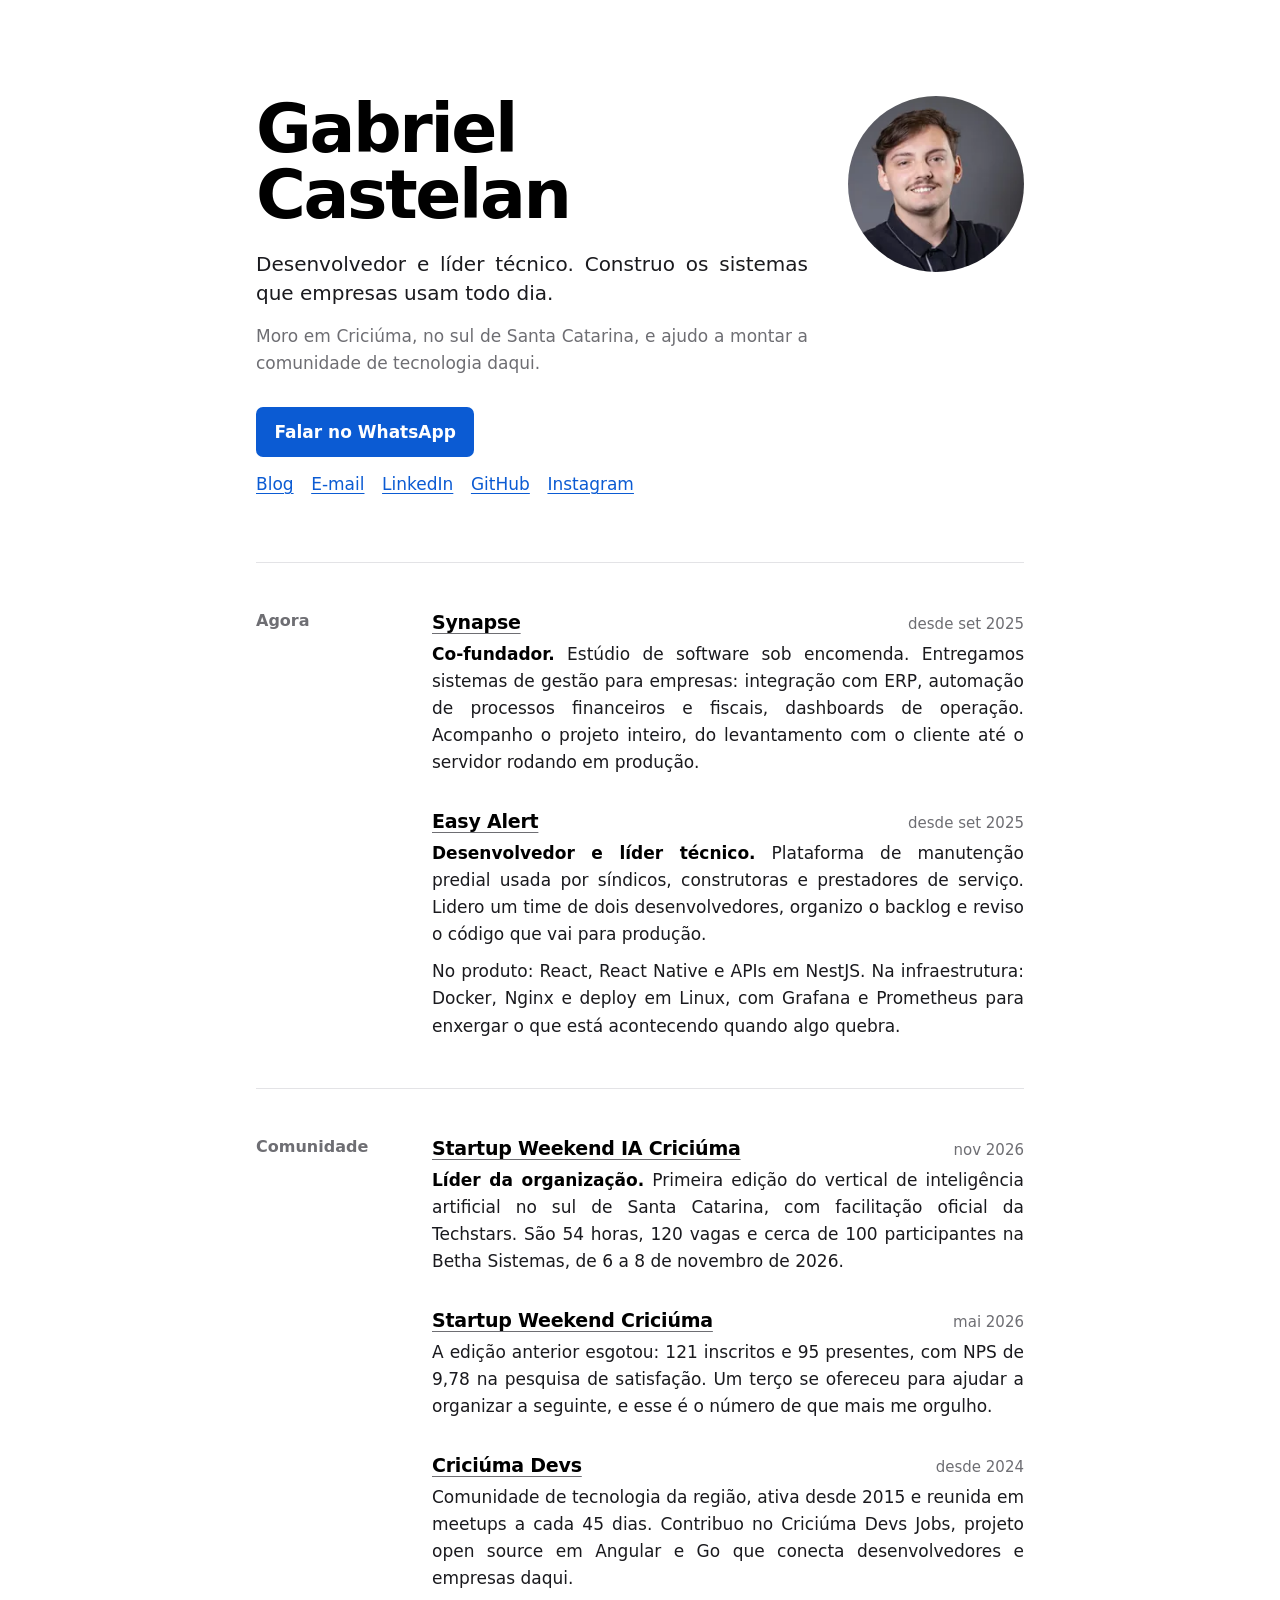
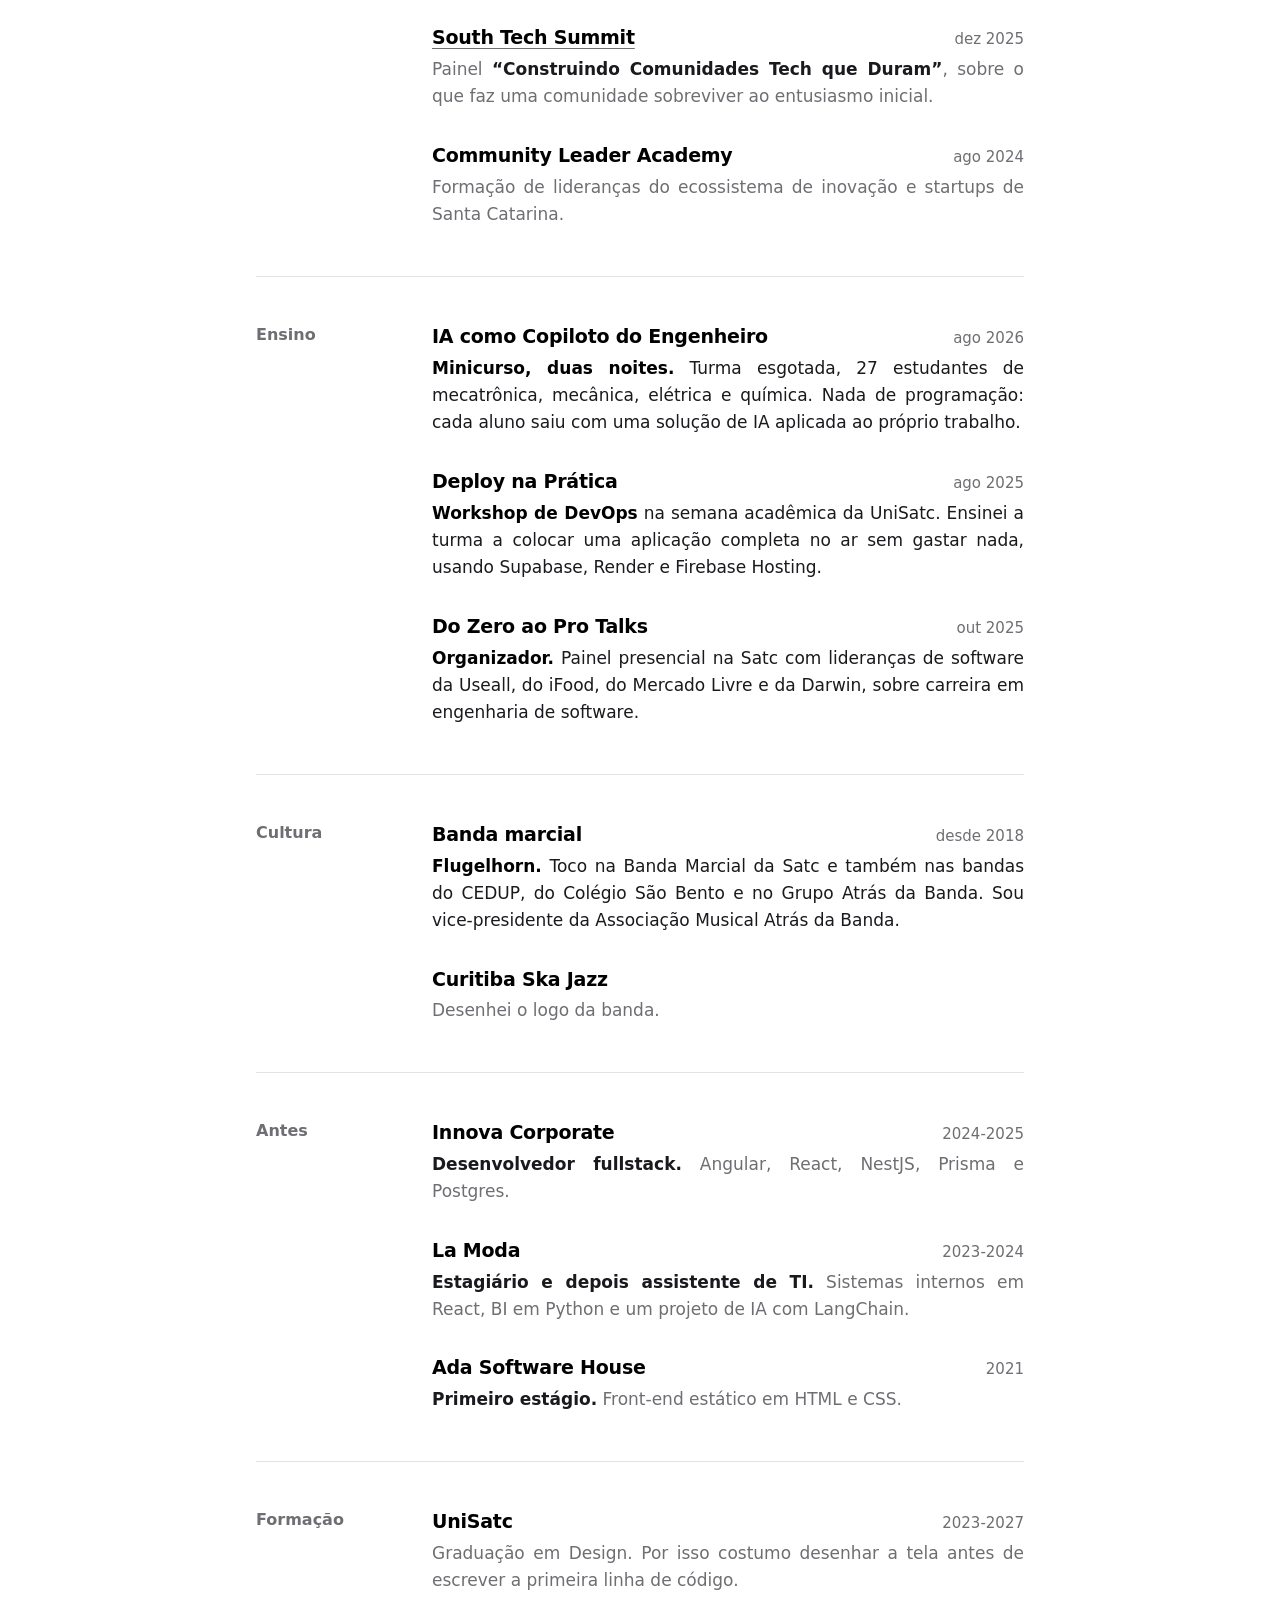
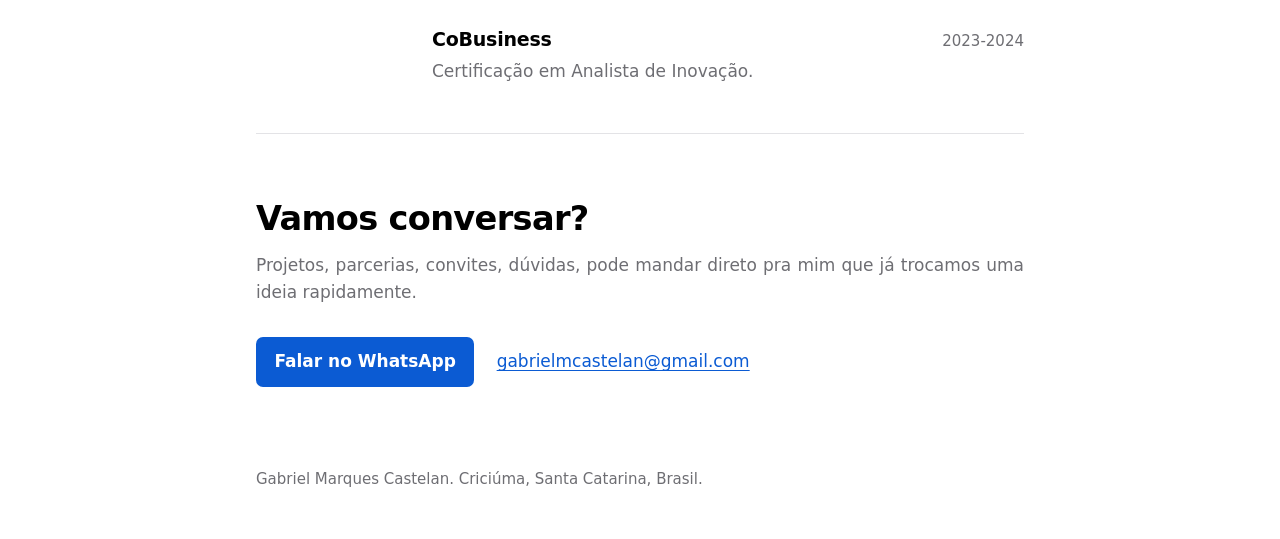
<file: index.html>
<!DOCTYPE html>
<html lang="pt-BR">

<head>
  <meta charset="utf-8">
  <meta name="viewport" content="width=device-width, initial-scale=1">

  <title>Gabriel Castelan, desenvolvedor e líder técnico em Criciúma</title>
  <meta name="description"
    content="Desenvolvedor e líder técnico em Criciúma, SC. Co-fundador da Synapse, líder técnico na Easy Alert e líder do Startup Weekend IA Criciúma 2026.">
  <link rel="canonical" href="https://castelan.dev.br/">
  <meta name="author" content="Gabriel Marques Castelan">

  <meta name="color-scheme" content="light dark">
  <meta name="theme-color" content="#ffffff" media="(prefers-color-scheme: light)">
  <meta name="theme-color" content="#000000" media="(prefers-color-scheme: dark)">

  <link rel="icon" href="/favicon.svg" type="image/svg+xml">
  <link rel="apple-touch-icon" href="/apple-touch-icon.png">
  <link rel="alternate" type="text/plain" href="/llms.txt" title="Resumo em texto puro">

  <meta property="og:type" content="profile">
  <meta property="og:locale" content="pt_BR">
  <meta property="og:site_name" content="Gabriel Castelan">
  <meta property="og:url" content="https://castelan.dev.br/">
  <meta property="og:title" content="Gabriel Castelan, desenvolvedor e líder técnico em Criciúma">
  <meta property="og:description"
    content="Co-fundador da Synapse, líder técnico na Easy Alert e líder da organização do Startup Weekend IA Criciúma 2026.">
  <meta property="og:image" content="https://castelan.dev.br/foto.webp">
  <meta property="og:image:width" content="400">
  <meta property="og:image:height" content="400">
  <meta property="og:image:alt" content="Retrato de Gabriel Castelan.">
  <meta property="profile:first_name" content="Gabriel">
  <meta property="profile:last_name" content="Castelan">
  <meta name="twitter:card" content="summary">

  <style>
    :root {
      --paper: #fff;
      --surface: #f5f5f7;
      --display: #000;
      --ink: #1a1a1e;
      --muted: #6e6e73;
      --rule: #e3e3e6;
      --accent: #0b5bd3;
      --accent-ink: #fff;
      --sans: system-ui, -apple-system, "Segoe UI", Roboto, "Helvetica Neue", Arial, sans-serif;
      --col: min(48rem, 100% - 3rem);
      --label: 8.5rem;
      --gap: 2.5rem;
      --portrait: 11rem;
    }

    @media (prefers-color-scheme: dark) {
      :root {
        --paper: #000;
        --surface: #1c1c1e;
        --display: #fff;
        --ink: #f0f0f2;
        --muted: #8e8e93;
        --rule: #2a2a2d;
        --accent: #549bff;
        --accent-ink: #00122e;
      }
    }

    *,
    *::before,
    *::after {
      box-sizing: border-box;
    }

    html {
      -webkit-text-size-adjust: 100%;
    }

    @media (prefers-reduced-motion: no-preference) {
      html {
        scroll-behavior: smooth;
      }
    }

    body {
      margin: 0;
      background: var(--paper);
      color: var(--ink);
      font-family: var(--sans);
      font-size: 1.0625rem;
      line-height: 1.6;
      -webkit-font-smoothing: antialiased;
      -moz-osx-font-smoothing: grayscale;
      text-rendering: optimizeLegibility;
    }

    h1,
    h2,
    h3 {
      margin: 0;
      font-weight: 600;
      line-height: 1.25;
    }

    p {
      margin: 0;
    }

    img {
      display: block;
      max-width: 100%;
      height: auto;
    }

    a {
      color: var(--accent);
      text-decoration-thickness: 1px;
      text-underline-offset: 0.18em;
    }

    a:hover {
      text-decoration-thickness: 2px;
    }

    :focus-visible {
      outline: 2px solid var(--accent);
      outline-offset: 3px;
      border-radius: 2px;
    }

    .wrap {
      width: var(--col);
      margin-inline: auto;
    }

    .skip {
      position: absolute;
      left: -9999px;
    }

    .skip:focus {
      left: 1rem;
      top: 1rem;
      z-index: 2;
      padding: 0.6rem 0.9rem;
      background: var(--surface);
      color: var(--ink);
      border-radius: 6px;
      text-decoration: none;
    }

    /* Texto corrido fecha na mesma borda direita da regua e das datas. */
    .justify {
      text-align: justify;
      -webkit-hyphens: auto;
      hyphens: auto;
    }

    /* ---------- Abertura ---------- */

    .intro {
      display: grid;
      grid-template-columns: minmax(0, 1fr) var(--portrait);
      gap: var(--gap);
      align-items: start;
      padding: clamp(3.5rem, 11vw, 6rem) 0 clamp(2.5rem, 7vw, 4rem);
    }

    .name {
      color: var(--display);
      font-size: clamp(2.75rem, 8vw, 4.25rem);
      font-weight: 700;
      letter-spacing: -0.035em;
      line-height: 0.97;
      margin-bottom: 1.4rem;
    }

    .lead {
      font-size: clamp(1.1rem, 2.2vw, 1.25rem);
      line-height: 1.45;
      color: var(--ink);
      text-wrap: pretty;
    }

    .where {
      margin-top: 0.9rem;
      color: var(--muted);
    }

    .portrait {
      width: var(--portrait);
      aspect-ratio: 1 / 1;
      border-radius: 50%;
      background: var(--surface);
      object-fit: cover;
    }

    /* ---------- Contato ---------- */

    .contact {
      display: flex;
      flex-wrap: wrap;
      align-items: center;
      gap: 0.85rem 1.4rem;
      margin-top: 1.9rem;
    }

    .btn {
      display: inline-block;
      padding: 0.7rem 1.15rem;
      border-radius: 7px;
      background: var(--accent);
      color: var(--accent-ink);
      font-weight: 600;
      text-decoration: none;
    }

    .btn:hover {
      filter: brightness(1.08);
    }

    .elsewhere {
      display: flex;
      flex-wrap: wrap;
      gap: 0 1.1rem;
      margin: 0;
      padding: 0;
      list-style: none;
    }

    /* ---------- Blocos do registro ---------- */

    .block {
      display: grid;
      grid-template-columns: var(--label) minmax(0, 1fr);
      gap: var(--gap);
      padding: clamp(2.25rem, 5vw, 3rem) 0;
      border-top: 1px solid var(--rule);
    }

    .block-label {
      font-size: 1rem;
      font-weight: 600;
      color: var(--muted);
      position: sticky;
      top: 2rem;
    }

    .entries {
      display: grid;
      gap: 2.1rem;
    }

    .entry-top {
      display: flex;
      flex-wrap: wrap;
      align-items: baseline;
      justify-content: space-between;
      gap: 0.25rem 1rem;
      margin-bottom: 0.3rem;
    }

    .entry-top h3 {
      color: var(--display);
      font-size: 1.1875rem;
      letter-spacing: -0.012em;
    }

    .entry-top h3 a {
      color: inherit;
      text-decoration: underline;
      text-decoration-color: var(--muted);
      text-underline-offset: 0.22em;
    }

    .entry-top h3 a:hover {
      color: var(--accent);
      text-decoration-color: var(--accent);
    }

    .when {
      color: var(--muted);
      font-size: 0.9375rem;
      font-variant-numeric: tabular-nums;
      white-space: nowrap;
    }

    .role {
      font-weight: 600;
      color: var(--display);
    }

    .entry p + p {
      margin-top: 0.6rem;
    }

    .brief {
      color: var(--muted);
    }

    .brief .role {
      color: var(--ink);
    }

    /* ---------- Fecho ---------- */

    .close {
      padding: clamp(2.75rem, 6vw, 4rem) 0 clamp(3.5rem, 8vw, 5rem);
      border-top: 1px solid var(--rule);
    }

    .close h2 {
      color: var(--display);
      font-size: clamp(1.6rem, 4vw, 2.1rem);
      letter-spacing: -0.02em;
    }

    .close p {
      margin-top: 0.75rem;
      color: var(--muted);
    }

    footer {
      padding-bottom: 3rem;
      color: var(--muted);
      font-size: 0.9375rem;
    }

    /* ---------- Telas estreitas ---------- */

    @media (max-width: 54rem) {
      :root {
        --gap: 1.75rem;
        --portrait: 8rem;
      }

      .block {
        grid-template-columns: 1fr;
        gap: 1.25rem;
      }

      .block-label {
        position: static;
      }
    }

    @media (max-width: 34rem) {
      :root {
        --portrait: 7.5rem;
      }

      .intro {
        grid-template-columns: 1fr;
      }

      .portrait {
        order: -1;
      }
    }
  </style>
</head>

<body>
  <a class="skip" href="#registro">Pular para o conteúdo</a>

  <header class="wrap intro">
    <div>
      <h1 class="name">Gabriel<br>Castelan</h1>
      <p class="lead justify">Desenvolvedor e líder técnico. Construo os sistemas que empresas usam todo dia.</p>
      <p class="where justify">Moro em Criciúma, no sul de Santa Catarina, e ajudo a montar a comunidade de tecnologia
        daqui.</p>

      <div class="contact">
        <a class="btn" href="https://wa.me/5548998621436?text=Ol%C3%A1%2C%20Gabriel%21" rel="me noopener">Falar no
          WhatsApp</a>
        <ul class="elsewhere">
          <li><a href="/blog/">Blog</a></li>
          <li><a href="mailto:gabrielmcastelan@gmail.com">E-mail</a></li>
          <li><a href="https://www.linkedin.com/in/gabrielmcastelan/" rel="me noopener">LinkedIn</a></li>
          <li><a href="https://github.com/gabrielcastelan" rel="me noopener">GitHub</a></li>
          <li><a href="https://instagram.com/gabrielmcastelan" rel="me noopener">Instagram</a></li>
        </ul>
      </div>
    </div>

    <img class="portrait" src="foto.webp" srcset="foto@1x.webp 200w, foto.webp 400w"
      sizes="(max-width: 34rem) 7.5rem, (max-width: 54rem) 8rem, 11rem" width="400" height="400" fetchpriority="high"
      decoding="async" alt="Retrato de Gabriel Castelan.">
  </header>

  <main id="registro">
    <section class="wrap block" aria-labelledby="agora">
      <h2 class="block-label" id="agora">Agora</h2>
      <div class="entries">

        <article class="entry">
          <div class="entry-top">
            <h3><a href="https://synapsee.com.br" rel="noopener">Synapse</a></h3>
            <time class="when" datetime="2025-09">desde set 2025</time>
          </div>
          <p class="justify"><span class="role">Co-fundador.</span> Estúdio de software sob encomenda. Entregamos
            sistemas de gestão para empresas: integração com ERP, automação de processos financeiros e fiscais,
            dashboards de operação. Acompanho o projeto inteiro, do levantamento com o cliente até o servidor rodando em
            produção.</p>
        </article>

        <article class="entry">
          <div class="entry-top">
            <h3><a href="https://easyalert.com.br" rel="noopener">Easy Alert</a></h3>
            <time class="when" datetime="2025-09">desde set 2025</time>
          </div>
          <p class="justify"><span class="role">Desenvolvedor e líder técnico.</span> Plataforma de manutenção predial
            usada por síndicos, construtoras e prestadores de serviço. Lidero um time de dois desenvolvedores, organizo
            o backlog e reviso o código que vai para produção.</p>
          <p class="justify">No produto: React, React Native e APIs em NestJS. Na infraestrutura: Docker, Nginx e
            deploy em Linux, com Grafana e Prometheus para enxergar o que está acontecendo quando algo quebra.</p>
        </article>

      </div>
    </section>

    <section class="wrap block" aria-labelledby="comunidade">
      <h2 class="block-label" id="comunidade">Comunidade</h2>
      <div class="entries">

        <article class="entry">
          <div class="entry-top">
            <h3><a href="https://supertixs.com/e/swcriciuma-ia" rel="noopener">Startup Weekend IA Criciúma</a></h3>
            <time class="when" datetime="2026-11-06">nov 2026</time>
          </div>
          <p class="justify"><span class="role">Líder da organização.</span> Primeira edição do vertical de
            inteligência artificial no sul de Santa Catarina, com facilitação oficial da Techstars. São 54 horas, 120
            vagas e cerca de 100 participantes na Betha Sistemas, de 6 a 8 de novembro de 2026.</p>
        </article>

        <article class="entry">
          <div class="entry-top">
            <h3><a href="https://instagram.com/swcriciuma" rel="noopener">Startup Weekend Criciúma</a></h3>
            <time class="when" datetime="2026-05">mai 2026</time>
          </div>
          <p class="justify">A edição anterior esgotou: 121 inscritos e 95 presentes, com NPS de 9,78 na pesquisa de
            satisfação. Um terço se ofereceu para ajudar a organizar a seguinte, e esse é o número de que mais me
            orgulho.</p>
        </article>

        <article class="entry">
          <div class="entry-top">
            <h3><a href="https://chat.whatsapp.com/BfQopKN9ieVAz20FFwP1mb" rel="noopener">Criciúma Devs</a></h3>
            <time class="when">desde 2024</time>
          </div>
          <p class="justify">Comunidade de tecnologia da região, ativa desde 2015 e reunida em meetups a cada 45 dias.
            Contribuo no Criciúma Devs Jobs, projeto open source em Angular e Go que conecta desenvolvedores e empresas
            daqui.</p>
        </article>

        <article class="entry">
          <div class="entry-top">
            <h3><a href="https://southtechsummit.com.br/" rel="noopener">South Tech Summit</a></h3>
            <time class="when" datetime="2025-12">dez 2025</time>
          </div>
          <p class="brief justify">Painel <span class="role">“Construindo Comunidades Tech que Duram”</span>, sobre o
            que faz uma comunidade sobreviver ao entusiasmo inicial.</p>
        </article>

        <article class="entry">
          <div class="entry-top">
            <h3>Community Leader Academy</h3>
            <time class="when" datetime="2024-08">ago 2024</time>
          </div>
          <p class="brief justify">Formação de lideranças do ecossistema de inovação e startups de Santa Catarina.</p>
        </article>

      </div>
    </section>

    <section class="wrap block" aria-labelledby="ensino">
      <h2 class="block-label" id="ensino">Ensino</h2>
      <div class="entries">

        <article class="entry">
          <div class="entry-top">
            <h3>IA como Copiloto do Engenheiro</h3>
            <time class="when" datetime="2026-08">ago 2026</time>
          </div>
          <p class="justify"><span class="role">Minicurso, duas noites.</span> Turma esgotada, 27 estudantes de
            mecatrônica, mecânica, elétrica e química. Nada de programação: cada aluno saiu com uma solução de IA
            aplicada ao próprio trabalho.</p>
        </article>

        <article class="entry">
          <div class="entry-top">
            <h3>Deploy na Prática</h3>
            <time class="when" datetime="2025-08">ago 2025</time>
          </div>
          <p class="justify"><span class="role">Workshop de DevOps</span> na semana acadêmica da UniSatc. Ensinei a
            turma a colocar uma aplicação completa no ar sem gastar nada, usando Supabase, Render e Firebase Hosting.
          </p>
        </article>

        <article class="entry">
          <div class="entry-top">
            <h3>Do Zero ao Pro Talks</h3>
            <time class="when" datetime="2025-10-22">out 2025</time>
          </div>
          <p class="justify"><span class="role">Organizador.</span> Painel presencial na Satc com lideranças de
            software da Useall, do iFood, do Mercado Livre e da Darwin, sobre carreira em engenharia de software.</p>
        </article>

      </div>
    </section>

    <section class="wrap block" aria-labelledby="cultura">
      <h2 class="block-label" id="cultura">Cultura</h2>
      <div class="entries">

        <article class="entry">
          <div class="entry-top">
            <h3>Banda marcial</h3>
            <time class="when" datetime="2018">desde 2018</time>
          </div>
          <p class="justify"><span class="role">Flugelhorn.</span> Toco na Banda Marcial da Satc e também nas bandas do
            CEDUP, do Colégio São Bento e no Grupo Atrás da Banda. Sou vice-presidente da Associação Musical Atrás da
            Banda.</p>
        </article>

        <article class="entry">
          <div class="entry-top">
            <h3>Curitiba Ska Jazz</h3>
          </div>
          <p class="brief justify">Desenhei o logo da banda.</p>
        </article>

      </div>
    </section>

    <section class="wrap block" aria-labelledby="antes">
      <h2 class="block-label" id="antes">Antes</h2>
      <div class="entries">

        <article class="entry">
          <div class="entry-top">
            <h3>Innova Corporate</h3>
            <time class="when" datetime="2024-09">2024-2025</time>
          </div>
          <p class="brief justify"><span class="role">Desenvolvedor fullstack.</span> Angular, React, NestJS, Prisma e
            Postgres.</p>
        </article>

        <article class="entry">
          <div class="entry-top">
            <h3>La Moda</h3>
            <time class="when" datetime="2023-11">2023-2024</time>
          </div>
          <p class="brief justify"><span class="role">Estagiário e depois assistente de TI.</span> Sistemas internos em
            React, BI em Python e um projeto de IA com LangChain.</p>
        </article>

        <article class="entry">
          <div class="entry-top">
            <h3>Ada Software House</h3>
            <time class="when" datetime="2021-07">2021</time>
          </div>
          <p class="brief justify"><span class="role">Primeiro estágio.</span> Front-end estático em HTML e CSS.</p>
        </article>

      </div>
    </section>

    <section class="wrap block" aria-labelledby="formacao">
      <h2 class="block-label" id="formacao">Formação</h2>
      <div class="entries">

        <article class="entry">
          <div class="entry-top">
            <h3>UniSatc</h3>
            <time class="when" datetime="2023">2023-2027</time>
          </div>
          <p class="brief justify">Graduação em Design. Por isso costumo desenhar a tela antes de escrever a primeira
            linha de código.</p>
        </article>

        <article class="entry">
          <div class="entry-top">
            <h3>CoBusiness</h3>
            <time class="when" datetime="2023">2023-2024</time>
          </div>
          <p class="brief justify">Certificação em Analista de Inovação.</p>
        </article>

      </div>
    </section>

    <section class="wrap close" aria-labelledby="contato">
      <h2 id="contato">Vamos conversar?</h2>
      <p class="justify">Projetos, parcerias, convites, dúvidas, pode mandar direto pra mim que já trocamos uma ideia
        rapidamente.</p>
      <div class="contact">
        <a class="btn" href="https://wa.me/5548998621436?text=Ol%C3%A1%2C%20Gabriel%21" rel="me noopener">Falar no
          WhatsApp</a>
        <ul class="elsewhere">
          <li><a href="mailto:gabrielmcastelan@gmail.com">gabrielmcastelan@gmail.com</a></li>
        </ul>
      </div>
    </section>
  </main>

  <footer class="wrap">
    <p>Gabriel Marques Castelan. Criciúma, Santa Catarina, Brasil.</p>
  </footer>

  <script type="application/ld+json">
  {
    "@context": "https://schema.org",
    "@type": "ProfilePage",
    "url": "https://castelan.dev.br/",
    "inLanguage": "pt-BR",
    "mainEntity": {
      "@type": "Person",
      "@id": "https://castelan.dev.br/#gabriel",
      "name": "Gabriel Castelan",
      "alternateName": "Gabriel Marques Castelan",
      "givenName": "Gabriel",
      "additionalName": "Marques",
      "familyName": "Castelan",
      "url": "https://castelan.dev.br/",
      "image": "https://castelan.dev.br/foto.webp",
      "email": "gabrielmcastelan@gmail.com",
      "telephone": "+5548998621436",
      "jobTitle": ["Desenvolvedor de software", "Líder técnico", "Co-fundador"],
      "description": "Desenvolvedor e líder técnico em Criciúma, Santa Catarina. Co-fundador da Synapse, líder técnico na Easy Alert e líder da organização do Startup Weekend IA Criciúma 2026.",
      "nationality": { "@type": "Country", "name": "Brasil" },
      "address": {
        "@type": "PostalAddress",
        "addressLocality": "Criciúma",
        "addressRegion": "SC",
        "addressCountry": "BR"
      },
      "sameAs": [
        "https://www.linkedin.com/in/gabrielmcastelan/",
        "https://github.com/gabrielcastelan",
        "https://instagram.com/gabrielmcastelan"
      ],
      "worksFor": [
        {
          "@type": "Organization",
          "name": "Synapse",
          "url": "https://synapsee.com.br",
          "description": "Estúdio de engenharia de software sob encomenda."
        },
        {
          "@type": "Organization",
          "name": "Easy Alert",
          "url": "https://easyalert.com.br",
          "description": "Plataforma de gestão de manutenção predial."
        }
      ],
      "memberOf": {
        "@type": "MusicGroup",
        "name": "Associação Musical Atrás da Banda",
        "description": "Gabriel toca flugelhorn e é vice-presidente da associação."
      },
      "alumniOf": [
        { "@type": "CollegeOrUniversity", "name": "UniSatc", "url": "https://unisatc.com.br/" },
        { "@type": "Organization", "name": "CoBusiness" }
      ],
      "knowsLanguage": [
        { "@type": "Language", "name": "Português", "alternateName": "pt-BR" }
      ],
      "knowsAbout": [
        "Desenvolvimento de software",
        "TypeScript",
        "React",
        "React Native",
        "Node.js",
        "NestJS",
        "PostgreSQL",
        "Docker",
        "DevOps",
        "Observabilidade",
        "Liderança técnica",
        "Inteligência artificial aplicada",
        "Comunidades de tecnologia",
        "Startup Weekend",
        "Banda marcial",
        "Flugelhorn"
      ],
      "performerIn": {
        "@type": "Event",
        "name": "Startup Weekend IA Criciúma 2026",
        "startDate": "2026-11-06",
        "endDate": "2026-11-08",
        "eventStatus": "https://schema.org/EventScheduled",
        "eventAttendanceMode": "https://schema.org/OfflineEventAttendanceMode",
        "url": "https://swcriciuma.com.br/",
        "offers": {
          "@type": "Offer",
          "url": "https://supertixs.com/e/swcriciuma-ia",
          "availability": "https://schema.org/InStock"
        },
        "location": {
          "@type": "Place",
          "name": "Betha Sistemas",
          "address": {
            "@type": "PostalAddress",
            "streetAddress": "R. Júlio Gaidzinski, 320",
            "addressLocality": "Criciúma",
            "addressRegion": "SC",
            "addressCountry": "BR"
          }
        }
      }
    }
  }
  </script>
</body>

</html>
</file>
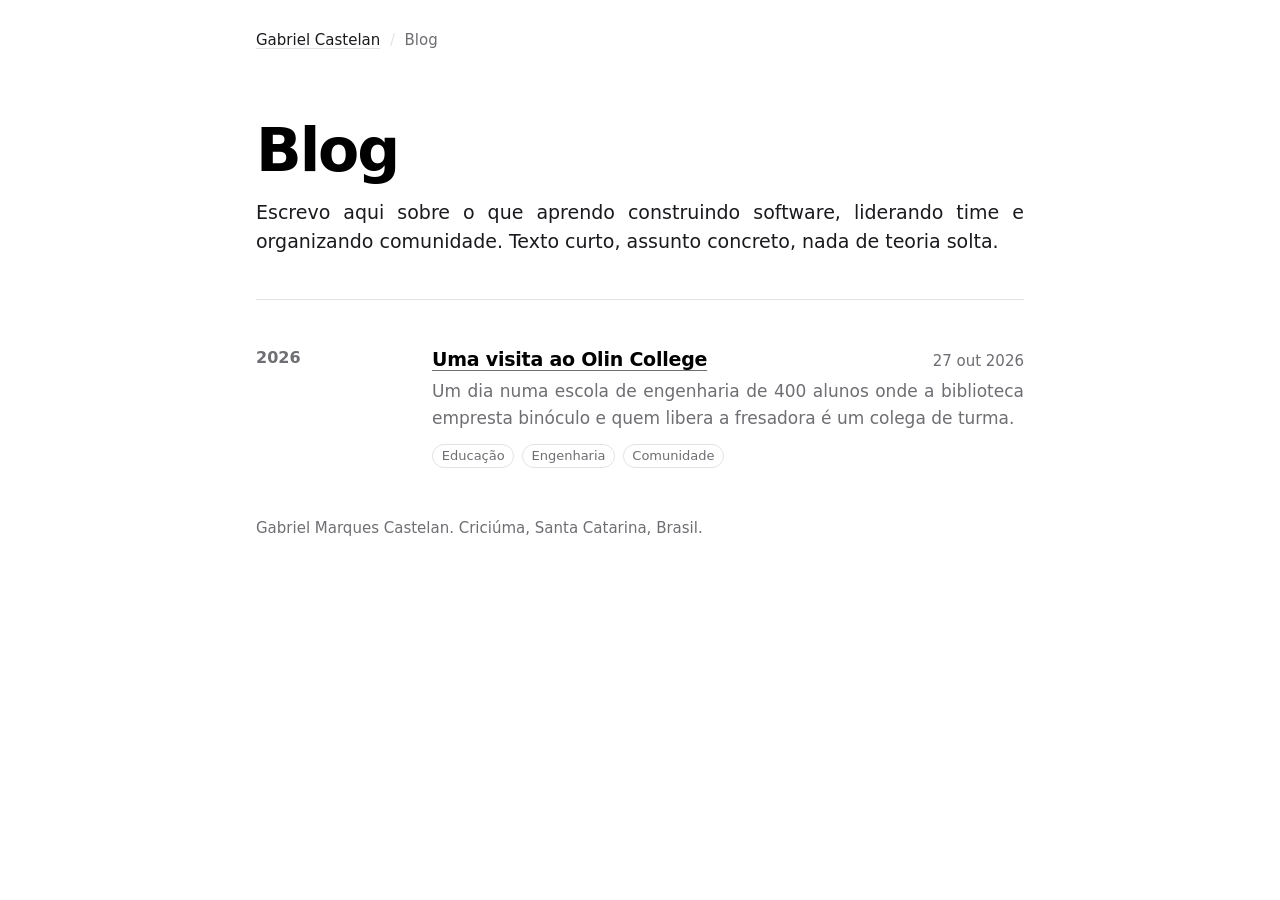
<file: blog/index.html>
<!DOCTYPE html>
<html lang="pt-BR">

<head>
  <meta charset="utf-8">
  <meta name="viewport" content="width=device-width, initial-scale=1">

  <title>Blog de Gabriel Castelan</title>
  <meta name="description"
    content="Notas de Gabriel Castelan sobre desenvolvimento de software, lideranca tecnica, comunidades de tecnologia e ensino.">
  <link rel="canonical" href="https://castelan.dev.br/blog/">
  <meta name="author" content="Gabriel Marques Castelan">

  <meta name="color-scheme" content="light dark">
  <meta name="theme-color" content="#ffffff" media="(prefers-color-scheme: light)">
  <meta name="theme-color" content="#000000" media="(prefers-color-scheme: dark)">

  <link rel="icon" href="/favicon.svg" type="image/svg+xml">
  <link rel="apple-touch-icon" href="/apple-touch-icon.png">

  <meta property="og:type" content="website">
  <meta property="og:locale" content="pt_BR">
  <meta property="og:site_name" content="Gabriel Castelan">
  <meta property="og:url" content="https://castelan.dev.br/blog/">
  <meta property="og:title" content="Blog de Gabriel Castelan">
  <meta property="og:description"
    content="Notas sobre desenvolvimento de software, lideranca tecnica, comunidades de tecnologia e ensino.">
  <meta property="og:image" content="https://castelan.dev.br/foto.webp">
  <meta name="twitter:card" content="summary">

  <link rel="stylesheet" href="blog.css">
</head>

<body>
  <a class="skip" href="#materias">Pular para as matérias</a>

  <nav class="wrap topbar" aria-label="Trilha de navegação">
    <a href="/">Gabriel Castelan</a>
    <span aria-hidden="true">/</span>
    <span aria-current="page">Blog</span>
  </nav>

  <header class="wrap page-head">
    <h1 class="page-title">Blog</h1>
    <p class="page-lead justify">Escrevo aqui sobre o que aprendo construindo software, liderando time e organizando
      comunidade. Texto curto, assunto concreto, nada de teoria solta.</p>
  </header>

  <main id="materias">

    <!-- Um bloco por ano. O ano e o rotulo da esquerda, as materias ficam a
         direita, da mais recente pra mais antiga. Ano novo, bloco novo. -->

    <section class="wrap block" aria-labelledby="ano-2026">
      <h2 class="block-label" id="ano-2026">2026</h2>
      <div class="entries">

        <article class="entry">
          <div class="entry-top">
            <h3><a href="visita-ao-olin-college/">Uma visita ao Olin College</a></h3>
            <time class="when" datetime="2026-10-27">27 out 2026</time>
          </div>
          <p class="brief justify">Um dia numa escola de engenharia de 400 alunos onde a biblioteca empresta binóculo
            e quem libera a fresadora é um colega de turma.</p>
          <ul class="tags">
            <li>Educação</li>
            <li>Engenharia</li>
            <li>Comunidade</li>
          </ul>
        </article>

      </div>
    </section>

  </main>

  <footer class="wrap">
    <p>Gabriel Marques Castelan. Criciúma, Santa Catarina, Brasil.</p>
  </footer>

  <script type="application/ld+json">
  {
    "@context": "https://schema.org",
    "@type": "Blog",
    "@id": "https://castelan.dev.br/blog/#blog",
    "url": "https://castelan.dev.br/blog/",
    "name": "Blog de Gabriel Castelan",
    "description": "Notas sobre desenvolvimento de software, liderança técnica, comunidades de tecnologia e ensino.",
    "inLanguage": "pt-BR",
    "isPartOf": { "@type": "WebSite", "url": "https://castelan.dev.br/" },
    "author": { "@id": "https://castelan.dev.br/#gabriel" },
    "publisher": { "@id": "https://castelan.dev.br/#gabriel" }
  }
  </script>
</body>

</html>
</file>
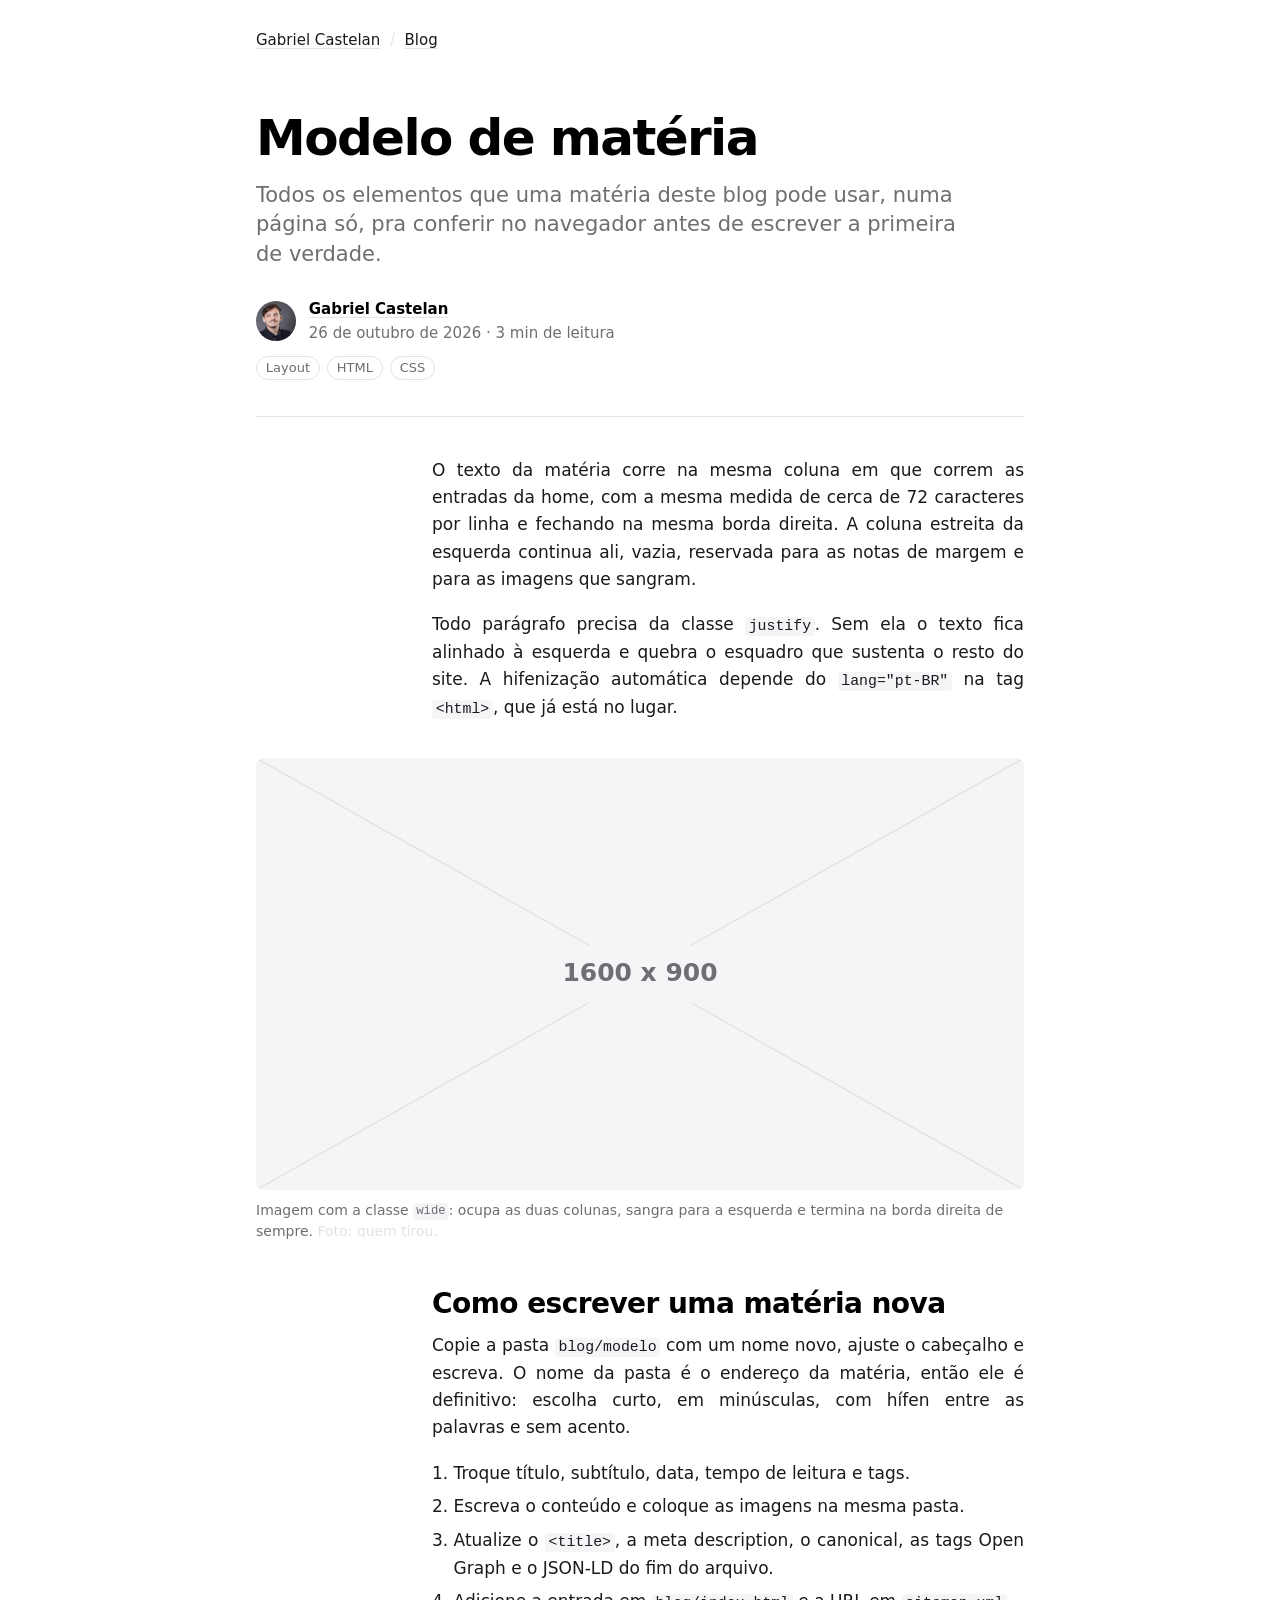
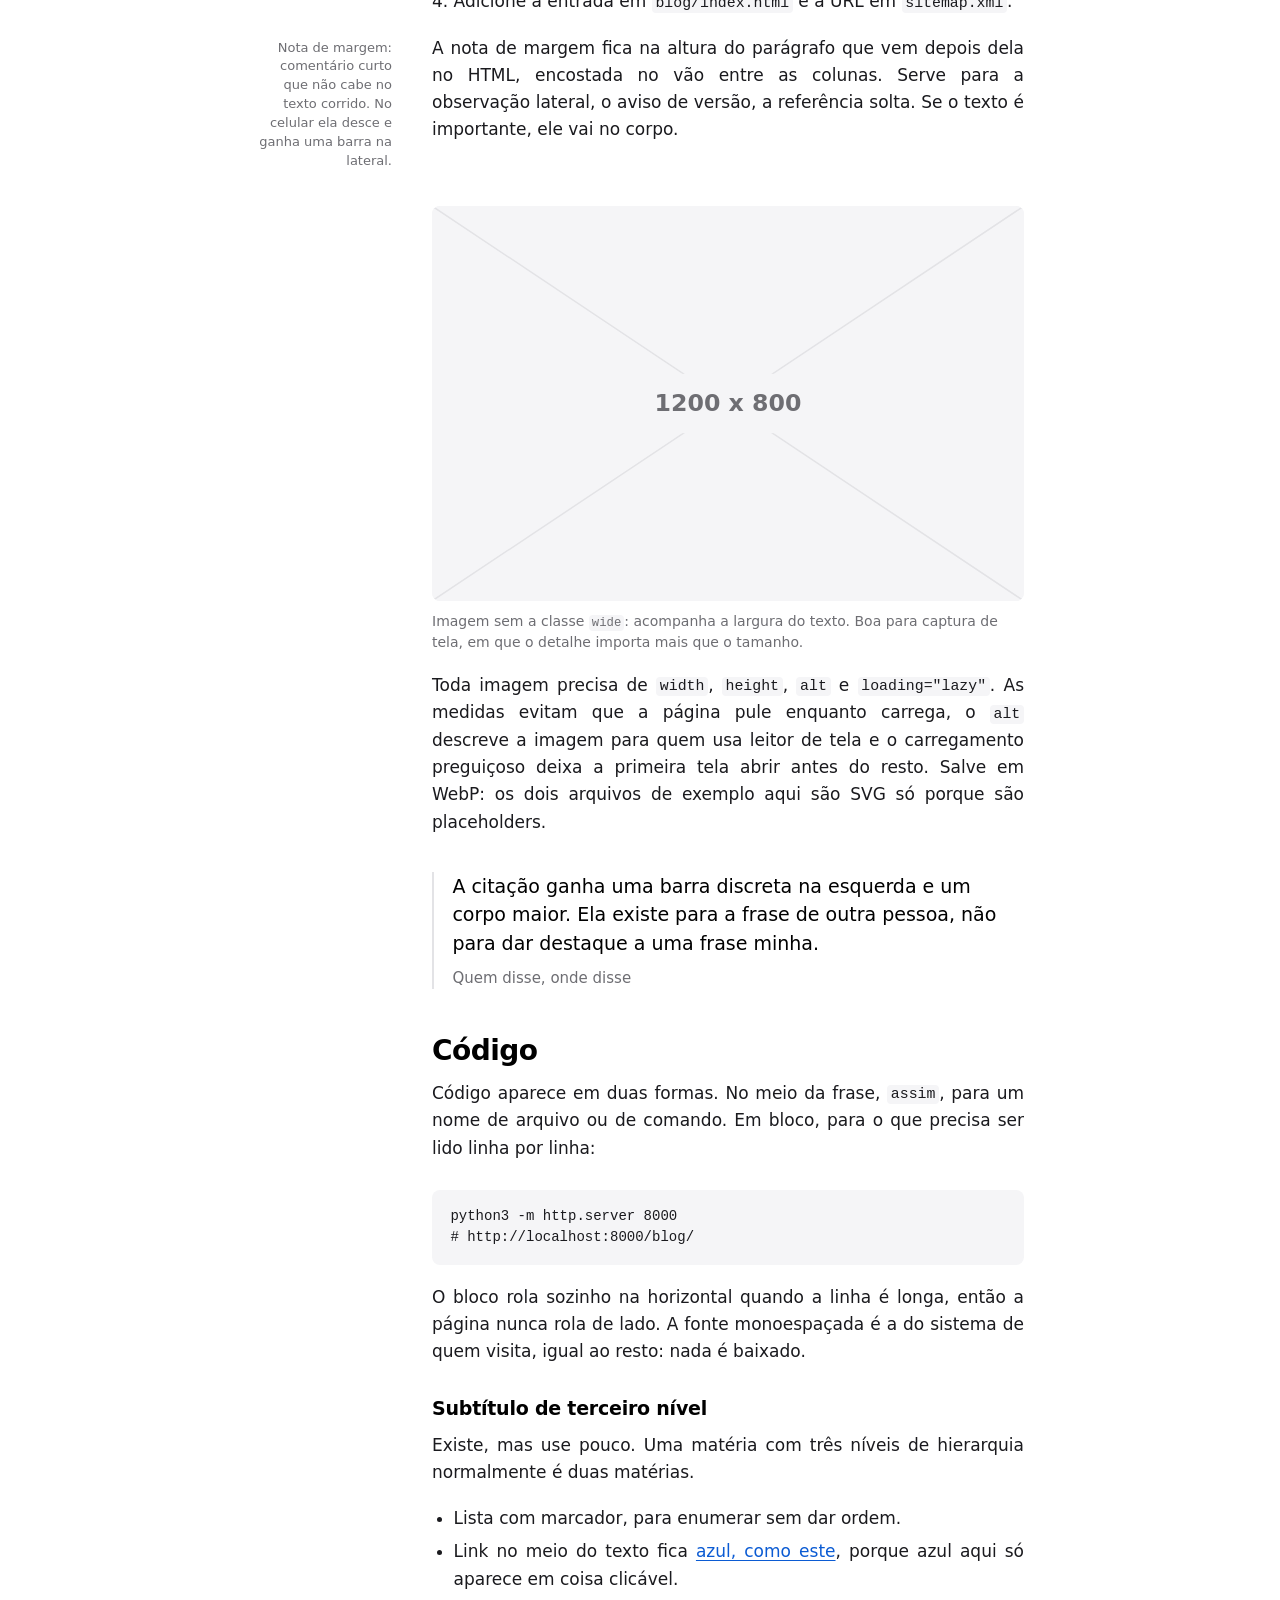
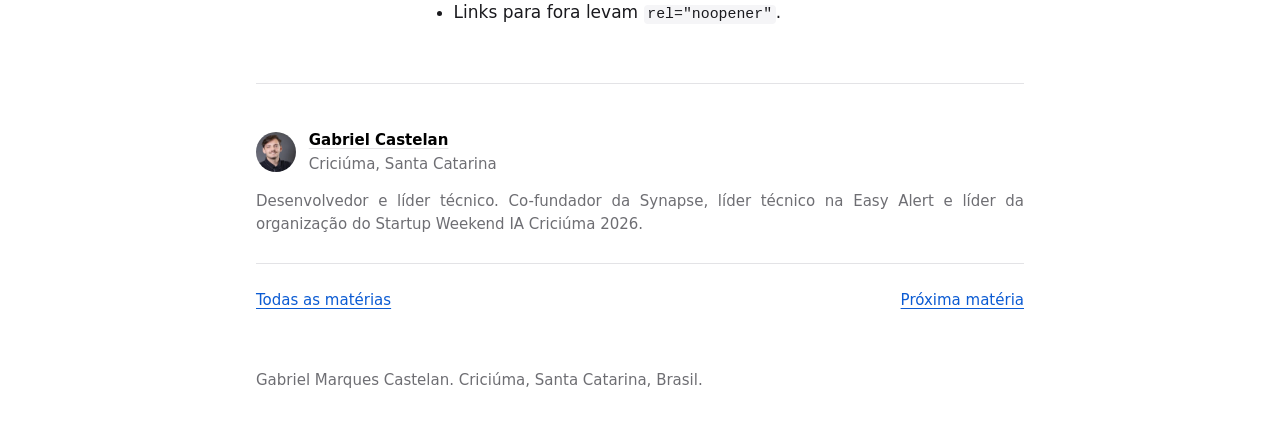
<file: blog/modelo/index.html>
<!DOCTYPE html>
<html lang="pt-BR">

<!--
  MODELO DE MATERIA. Copie esta pasta inteira pra criar uma materia nova:

      cp -r blog/modelo blog/meu-slug

  A pasta e o endereco: blog/meu-slug/ vira castelan.dev.br/blog/meu-slug/.
  As imagens da materia moram na mesma pasta do index.html dela.

  Checklist do que trocar aqui dentro:
    1. <title>, meta description, canonical, og:url, og:title, og:description
       e og:image.
    2. Apague a linha <meta name="robots" content="noindex"> (ela existe so
       pra este modelo nao aparecer na busca).
    3. Titulo, subtitulo, data em dois lugares (o datetime legivel por maquina
       e o texto visivel), tempo de leitura e tags.
    4. O conteudo.
    5. O JSON-LD no fim do arquivo: headline, alternativeHeadline, datePublished,
       dateModified, keywords, url e image.
    6. Adicione a materia em blog/index.html (bloco do ano certo) e em
       sitemap.xml. Se o assunto mudar algum fato do perfil, atualize tambem o
       llms.txt e o JSON-LD da home, pra as tres superficies nao se
       contradizerem.

  Tempo de leitura: conte as palavras e divida por 200.
      tr -s '[:space:]' '\n' < index.html | wc -w
-->

<head>
  <meta charset="utf-8">
  <meta name="viewport" content="width=device-width, initial-scale=1">

  <title>Modelo de matéria, blog de Gabriel Castelan</title>
  <meta name="description"
    content="Como e a cara de uma materia deste blog: titulo, subtitulo, autor, tags, imagem, citacao, lista e codigo.">
  <link rel="canonical" href="https://castelan.dev.br/blog/modelo/">
  <meta name="author" content="Gabriel Marques Castelan">
  <meta name="robots" content="noindex">

  <meta name="color-scheme" content="light dark">
  <meta name="theme-color" content="#ffffff" media="(prefers-color-scheme: light)">
  <meta name="theme-color" content="#000000" media="(prefers-color-scheme: dark)">

  <link rel="icon" href="/favicon.svg" type="image/svg+xml">
  <link rel="apple-touch-icon" href="/apple-touch-icon.png">

  <meta property="og:type" content="article">
  <meta property="og:locale" content="pt_BR">
  <meta property="og:site_name" content="Gabriel Castelan">
  <meta property="og:url" content="https://castelan.dev.br/blog/modelo/">
  <meta property="og:title" content="Modelo de matéria">
  <meta property="og:description"
    content="Como e a cara de uma materia deste blog: titulo, subtitulo, autor, tags, imagem, citacao, lista e codigo.">
  <meta property="og:image" content="https://castelan.dev.br/blog/modelo/exemplo-largo.svg">
  <meta property="article:published_time" content="2026-10-26">
  <meta property="article:author" content="Gabriel Marques Castelan">
  <meta name="twitter:card" content="summary">

  <link rel="stylesheet" href="../blog.css">
</head>

<body>
  <a class="skip" href="#materia">Pular para o conteúdo</a>

  <nav class="wrap topbar" aria-label="Trilha de navegação">
    <a href="/">Gabriel Castelan</a>
    <span aria-hidden="true">/</span>
    <a href="/blog/">Blog</a>
  </nav>

  <article class="wrap">

    <header class="post-head">
      <h1 class="post-title">Modelo de matéria</h1>
      <p class="post-sub">Todos os elementos que uma matéria deste blog pode usar, numa página só, pra conferir no
        navegador antes de escrever a primeira de verdade.</p>

      <div class="byline">
        <img src="/foto@1x.webp" width="200" height="200" decoding="async" alt="">
        <div>
          <p class="byline-who"><a href="/" rel="author">Gabriel Castelan</a></p>
          <p class="byline-when"><time datetime="2026-10-26">26 de outubro de 2026</time> · 3 min de leitura</p>
        </div>
      </div>

      <ul class="tags">
        <li>Layout</li>
        <li>HTML</li>
        <li>CSS</li>
      </ul>
    </header>

    <div class="post-body" id="materia">

      <p class="justify">O texto da matéria corre na mesma coluna em que correm as entradas da home, com a mesma medida
        de cerca de 72 caracteres por linha e fechando na mesma borda direita. A coluna estreita da esquerda continua
        ali, vazia, reservada para as notas de margem e para as imagens que sangram.</p>

      <p class="justify">Todo parágrafo precisa da classe <code>justify</code>. Sem ela o texto fica alinhado à esquerda
        e quebra o esquadro que sustenta o resto do site. A hifenização automática depende do <code>lang="pt-BR"</code>
        na tag <code>&lt;html&gt;</code>, que já está no lugar.</p>

      <figure class="wide">
        <img src="exemplo-largo.svg" width="1600" height="900" loading="lazy" decoding="async"
          alt="Descreva aqui o que a imagem mostra, em uma frase.">
        <figcaption>Imagem com a classe <code>wide</code>: ocupa as duas colunas, sangra para a esquerda e termina na
          borda direita de sempre. <span class="credit">Foto: quem tirou.</span></figcaption>
      </figure>

      <h2>Como escrever uma matéria nova</h2>

      <p class="justify">Copie a pasta <code>blog/modelo</code> com um nome novo, ajuste o cabeçalho e escreva. O nome
        da pasta é o endereço da matéria, então ele é definitivo: escolha curto, em minúsculas, com hífen entre as
        palavras e sem acento.</p>

      <ol class="justify">
        <li>Troque título, subtítulo, data, tempo de leitura e tags.</li>
        <li>Escreva o conteúdo e coloque as imagens na mesma pasta.</li>
        <li>Atualize o <code>&lt;title&gt;</code>, a meta description, o canonical, as tags Open Graph e o JSON-LD do
          fim do arquivo.</li>
        <li>Adicione a entrada em <code>blog/index.html</code> e a URL em <code>sitemap.xml</code>.</li>
      </ol>

      <aside class="note">Nota de margem: comentário curto que não cabe no texto corrido. No celular ela desce e ganha
        uma barra na lateral.</aside>

      <p class="justify">A nota de margem fica na altura do parágrafo que vem depois dela no HTML, encostada no vão
        entre as colunas. Serve para a observação lateral, o aviso de versão, a referência solta. Se o texto é
        importante, ele vai no corpo.</p>

      <figure>
        <img src="exemplo-coluna.svg" width="1200" height="800" loading="lazy" decoding="async"
          alt="Descreva aqui o que a imagem mostra, em uma frase.">
        <figcaption>Imagem sem a classe <code>wide</code>: acompanha a largura do texto. Boa para captura de tela, em
          que o detalhe importa mais que o tamanho.</figcaption>
      </figure>

      <p class="justify">Toda imagem precisa de <code>width</code>, <code>height</code>, <code>alt</code> e
        <code>loading="lazy"</code>. As medidas evitam que a página pule enquanto carrega, o <code>alt</code> descreve a
        imagem para quem usa leitor de tela e o carregamento preguiçoso deixa a primeira tela abrir antes do resto.
        Salve em WebP: os dois arquivos de exemplo aqui são SVG só porque são placeholders.</p>

      <blockquote>
        <p>A citação ganha uma barra discreta na esquerda e um corpo maior. Ela existe para a frase de outra pessoa, não
          para dar destaque a uma frase minha.</p>
        <cite>Quem disse, onde disse</cite>
      </blockquote>

      <h2>Código</h2>

      <p class="justify">Código aparece em duas formas. No meio da frase, <code>assim</code>, para um nome de arquivo ou
        de comando. Em bloco, para o que precisa ser lido linha por linha:</p>

      <pre><code>python3 -m http.server 8000
# http://localhost:8000/blog/</code></pre>

      <p class="justify">O bloco rola sozinho na horizontal quando a linha é longa, então a página nunca rola de lado.
        A fonte monoespaçada é a do sistema de quem visita, igual ao resto: nada é baixado.</p>

      <h3>Subtítulo de terceiro nível</h3>

      <p class="justify">Existe, mas use pouco. Uma matéria com três níveis de hierarquia normalmente é duas matérias.
      </p>

      <ul class="justify">
        <li>Lista com marcador, para enumerar sem dar ordem.</li>
        <li>Link no meio do texto fica <a href="/">azul, como este</a>, porque azul aqui só aparece em coisa clicável.
        </li>
        <li>Links para fora levam <code>rel="noopener"</code>.</li>
      </ul>

    </div>

    <footer class="post-foot">
      <div class="byline">
        <img src="/foto@1x.webp" width="200" height="200" loading="lazy" decoding="async" alt="">
        <div>
          <p class="byline-who"><a href="/">Gabriel Castelan</a></p>
          <p class="byline-when">Criciúma, Santa Catarina</p>
        </div>
      </div>
      <p class="about justify">Desenvolvedor e líder técnico. Co-fundador da Synapse, líder técnico na Easy Alert e
        líder da organização do Startup Weekend IA Criciúma 2026.</p>

      <!-- Links de vizinhanca, preenchidos a mao. Apague o que nao existir. -->
      <nav class="post-nav" aria-label="Outras matérias">
        <a href="/blog/">Todas as matérias</a>
        <a href="/blog/modelo/">Próxima matéria</a>
      </nav>
    </footer>

  </article>

  <footer class="wrap">
    <p>Gabriel Marques Castelan. Criciúma, Santa Catarina, Brasil.</p>
  </footer>

  <script type="application/ld+json">
  {
    "@context": "https://schema.org",
    "@type": "BlogPosting",
    "@id": "https://castelan.dev.br/blog/modelo/#materia",
    "url": "https://castelan.dev.br/blog/modelo/",
    "mainEntityOfPage": "https://castelan.dev.br/blog/modelo/",
    "headline": "Modelo de matéria",
    "alternativeHeadline": "Todos os elementos que uma matéria deste blog pode usar, numa página só.",
    "description": "Como é a cara de uma matéria deste blog: título, subtítulo, autor, tags, imagem, citação, lista e código.",
    "inLanguage": "pt-BR",
    "datePublished": "2026-10-26",
    "dateModified": "2026-10-26",
    "keywords": ["Layout", "HTML", "CSS"],
    "image": "https://castelan.dev.br/blog/modelo/exemplo-largo.svg",
    "wordCount": 511,
    "isPartOf": { "@id": "https://castelan.dev.br/blog/#blog" },
    "author": {
      "@type": "Person",
      "@id": "https://castelan.dev.br/#gabriel",
      "name": "Gabriel Castelan",
      "url": "https://castelan.dev.br/"
    },
    "publisher": { "@id": "https://castelan.dev.br/#gabriel" }
  }
  </script>
</body>

</html>
</file>
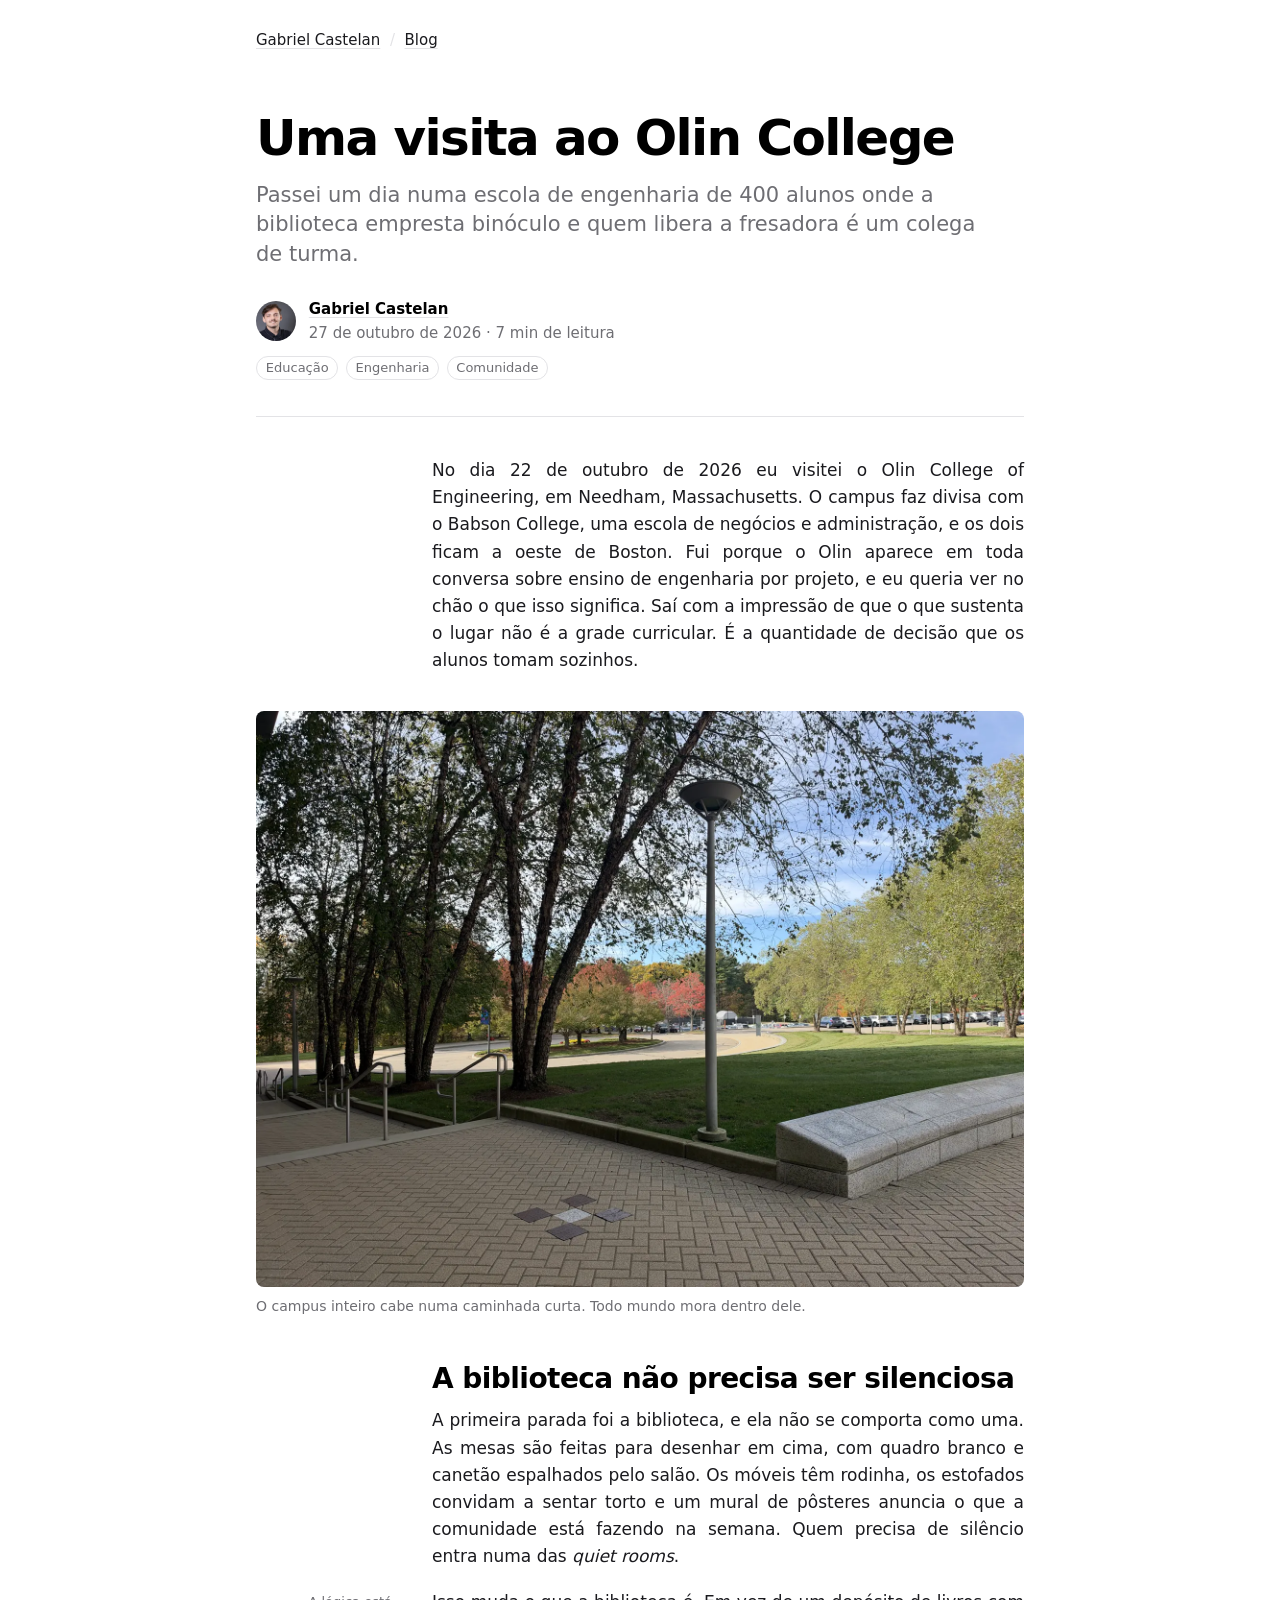
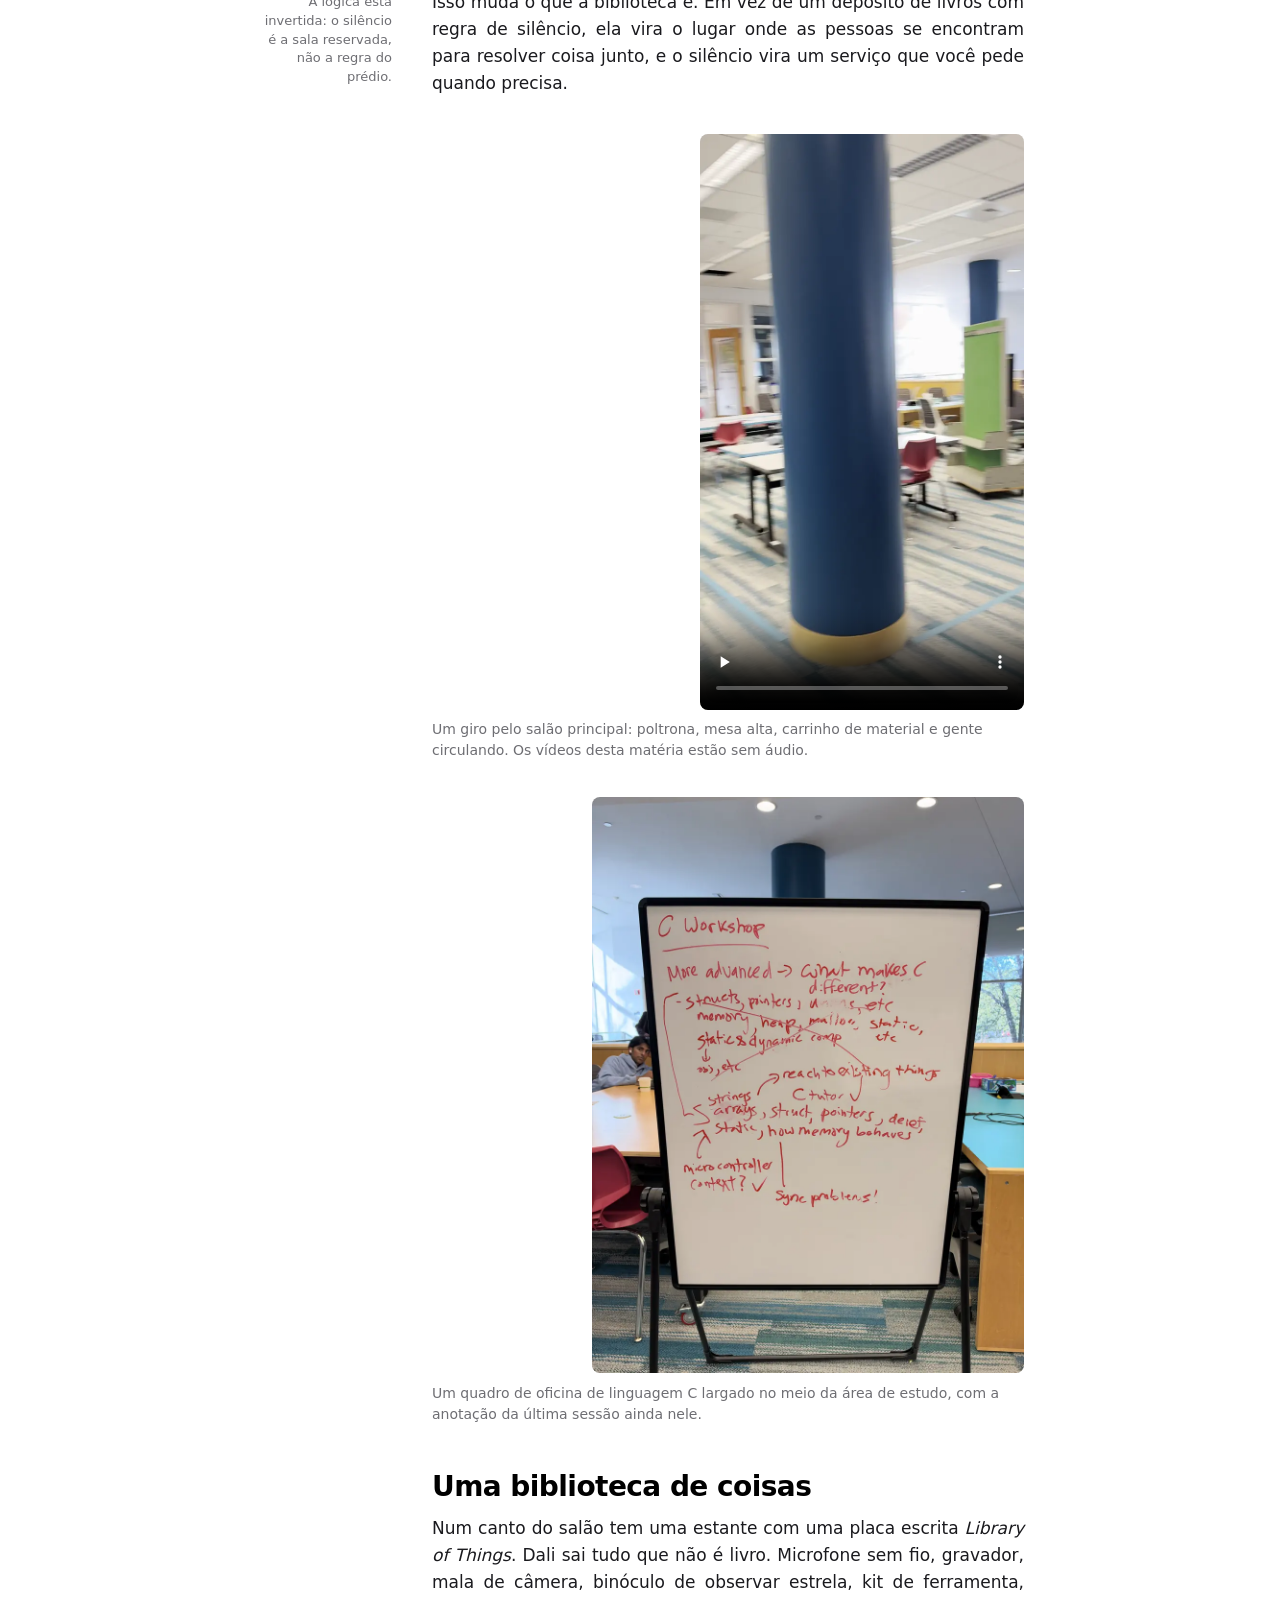
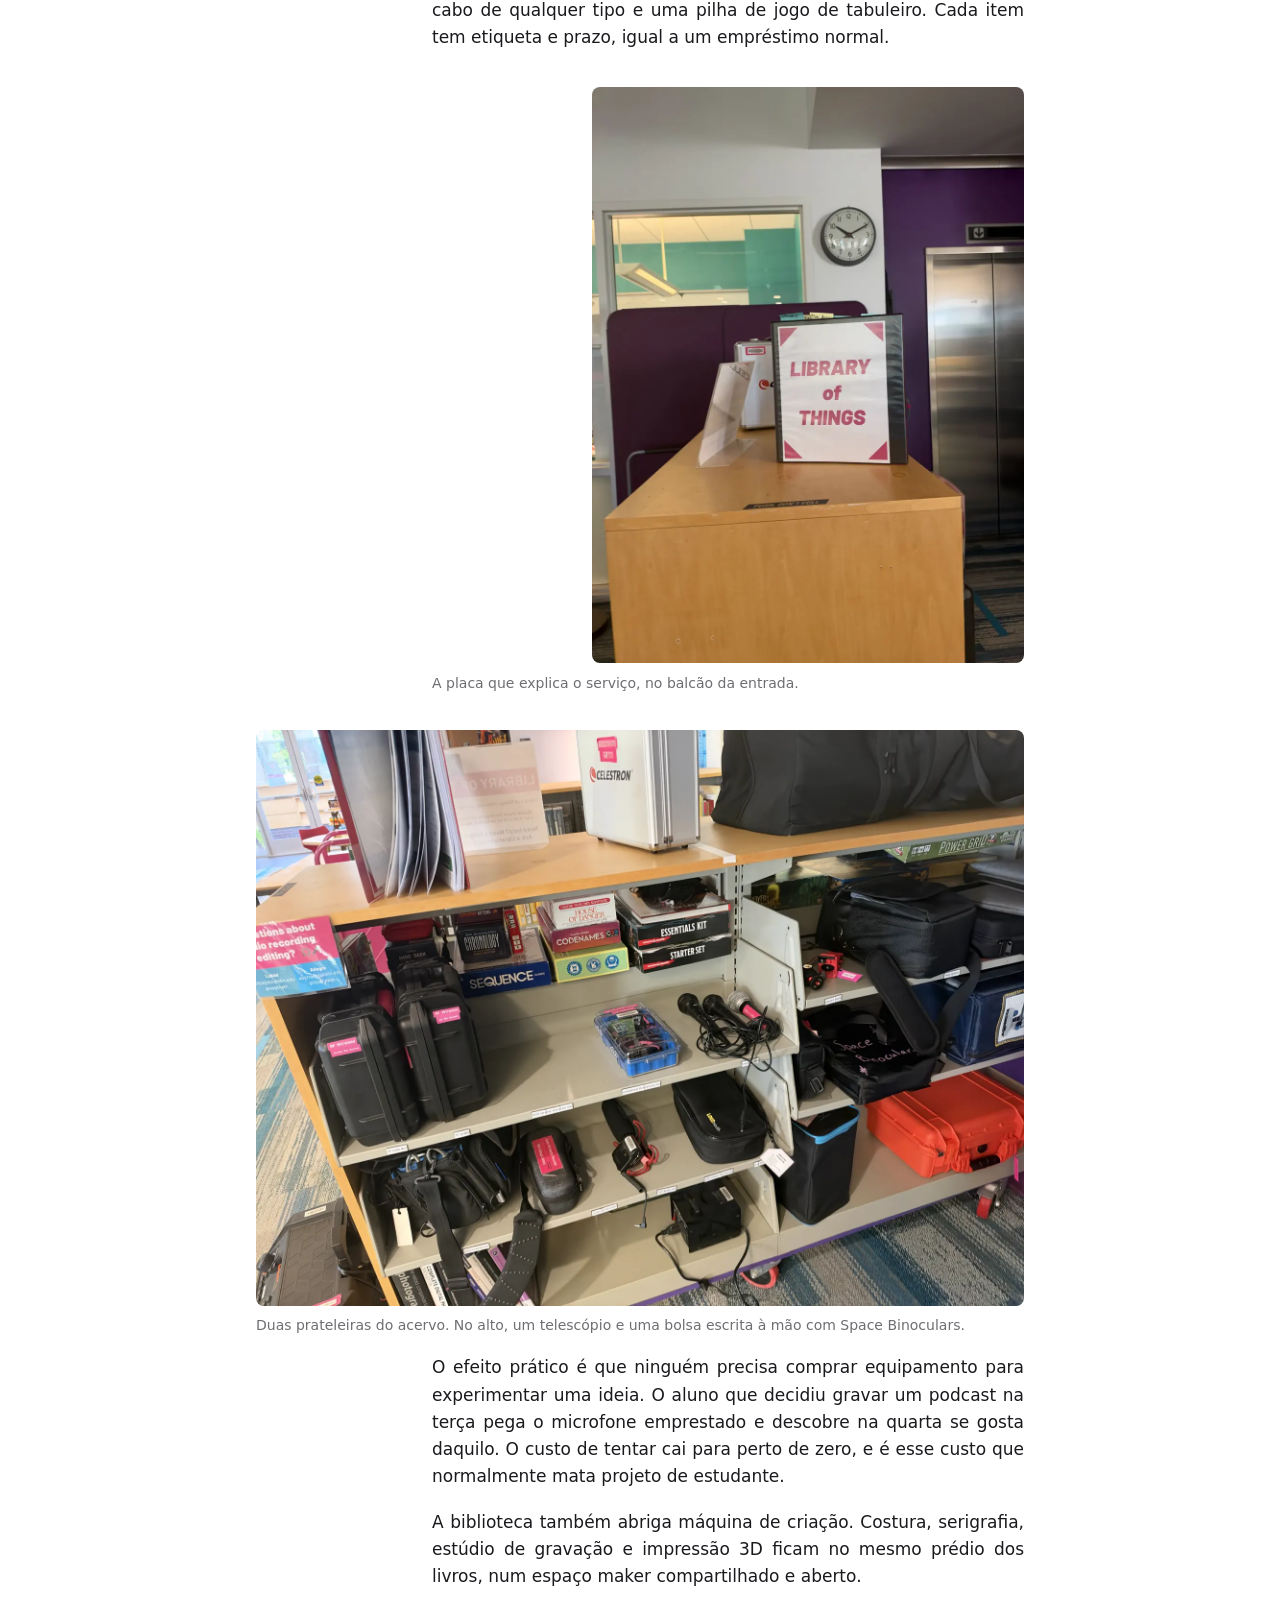
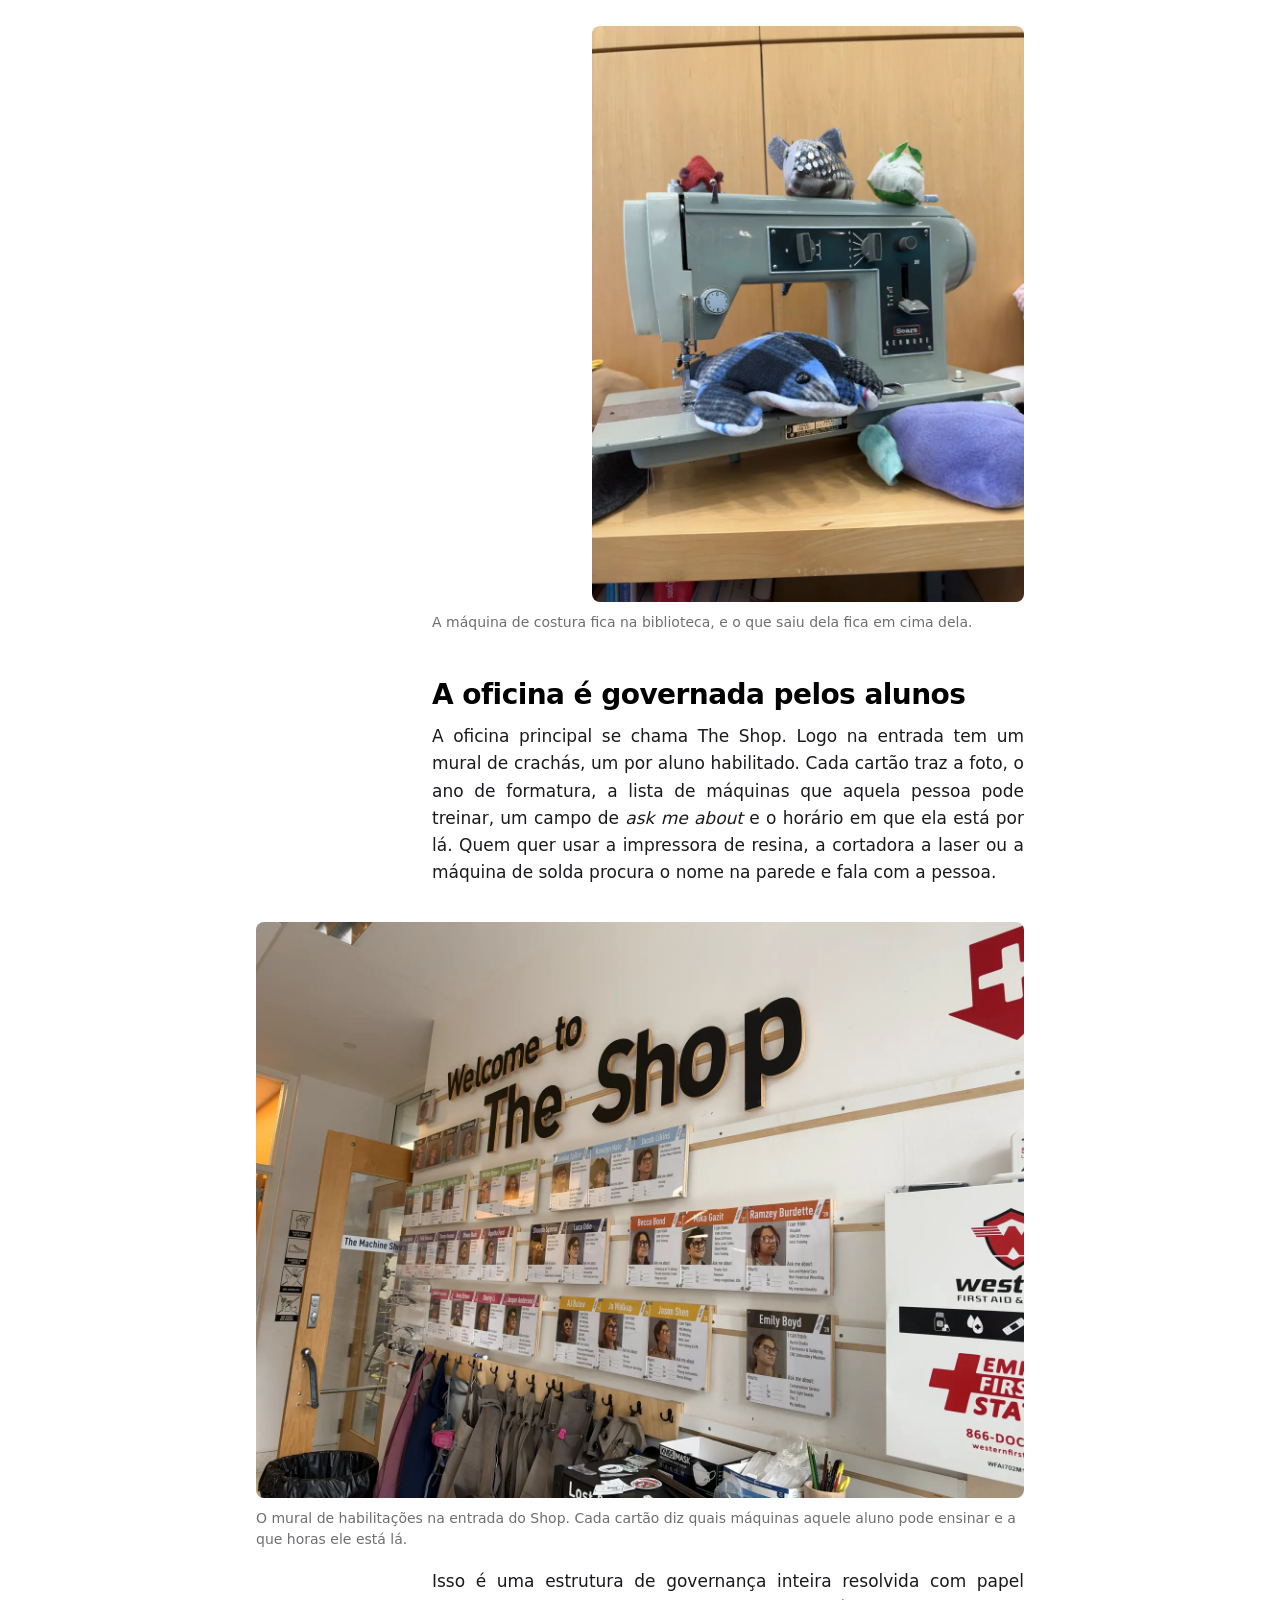
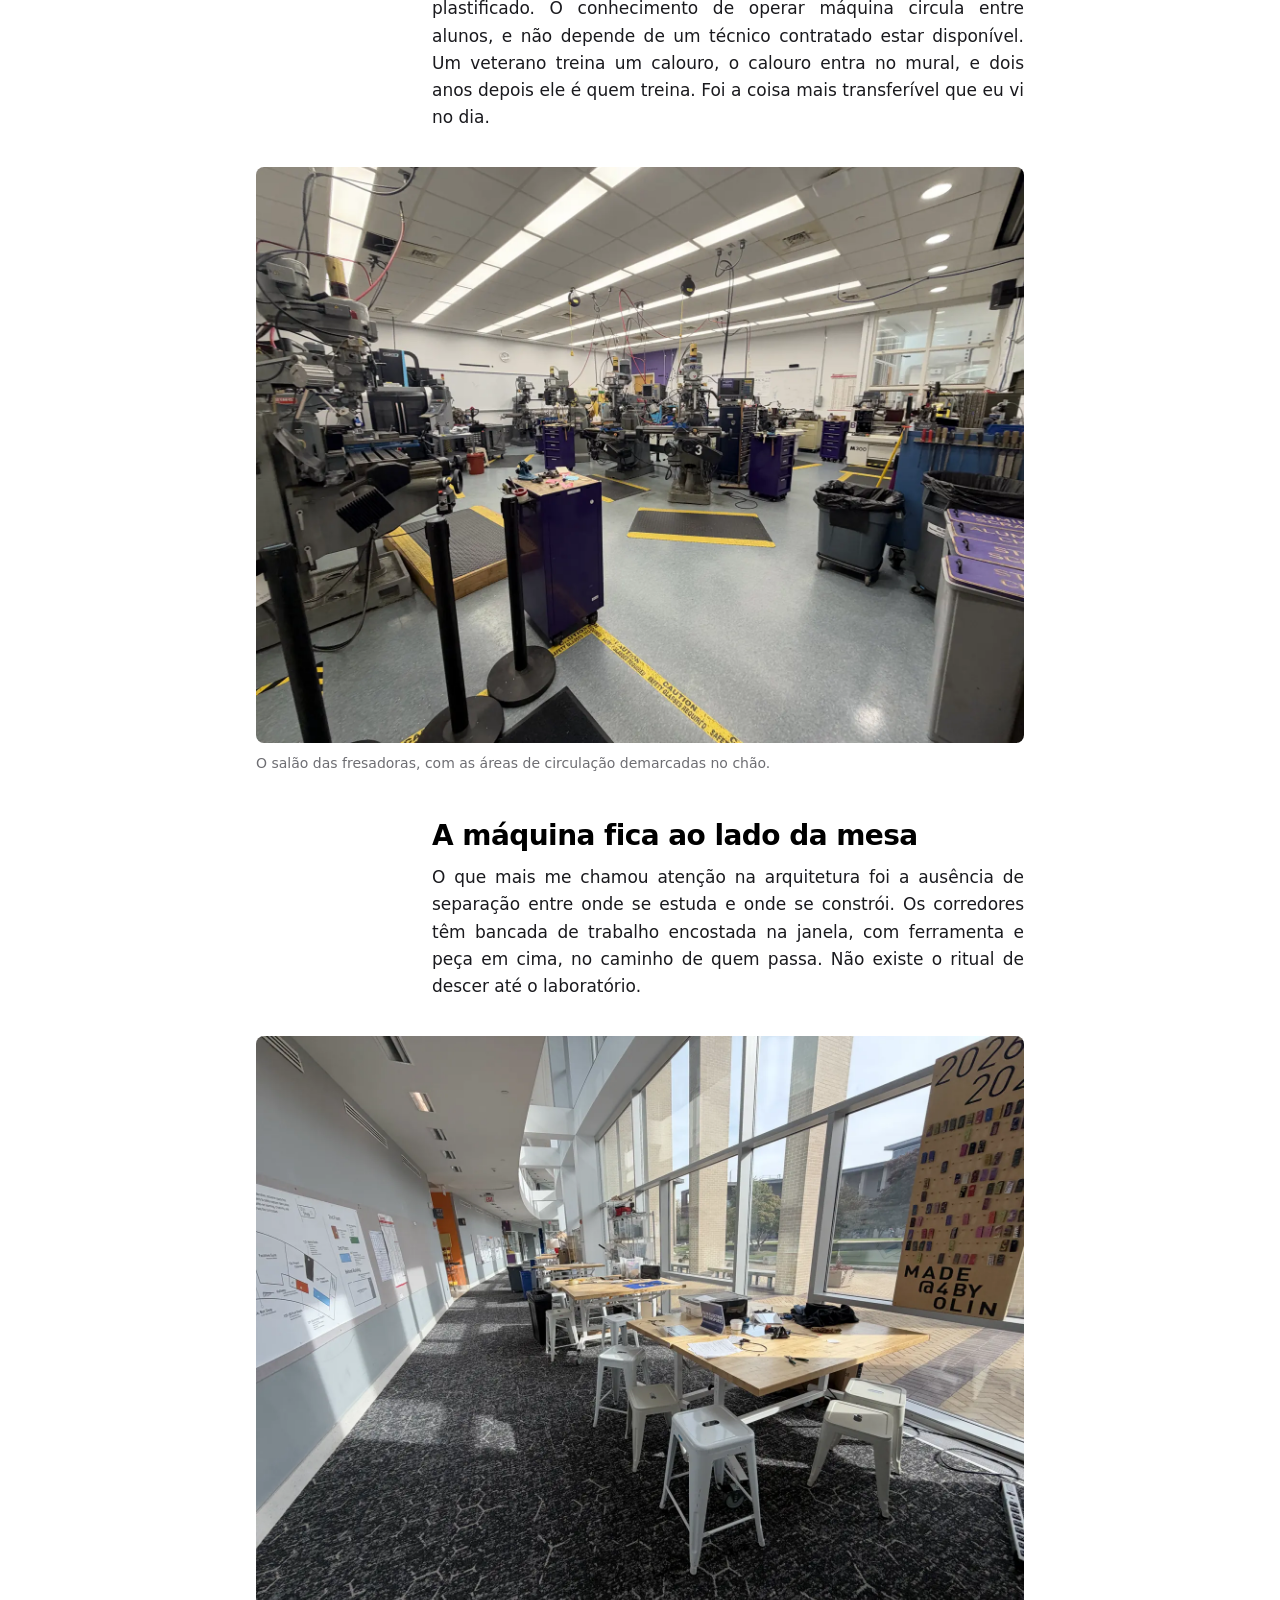
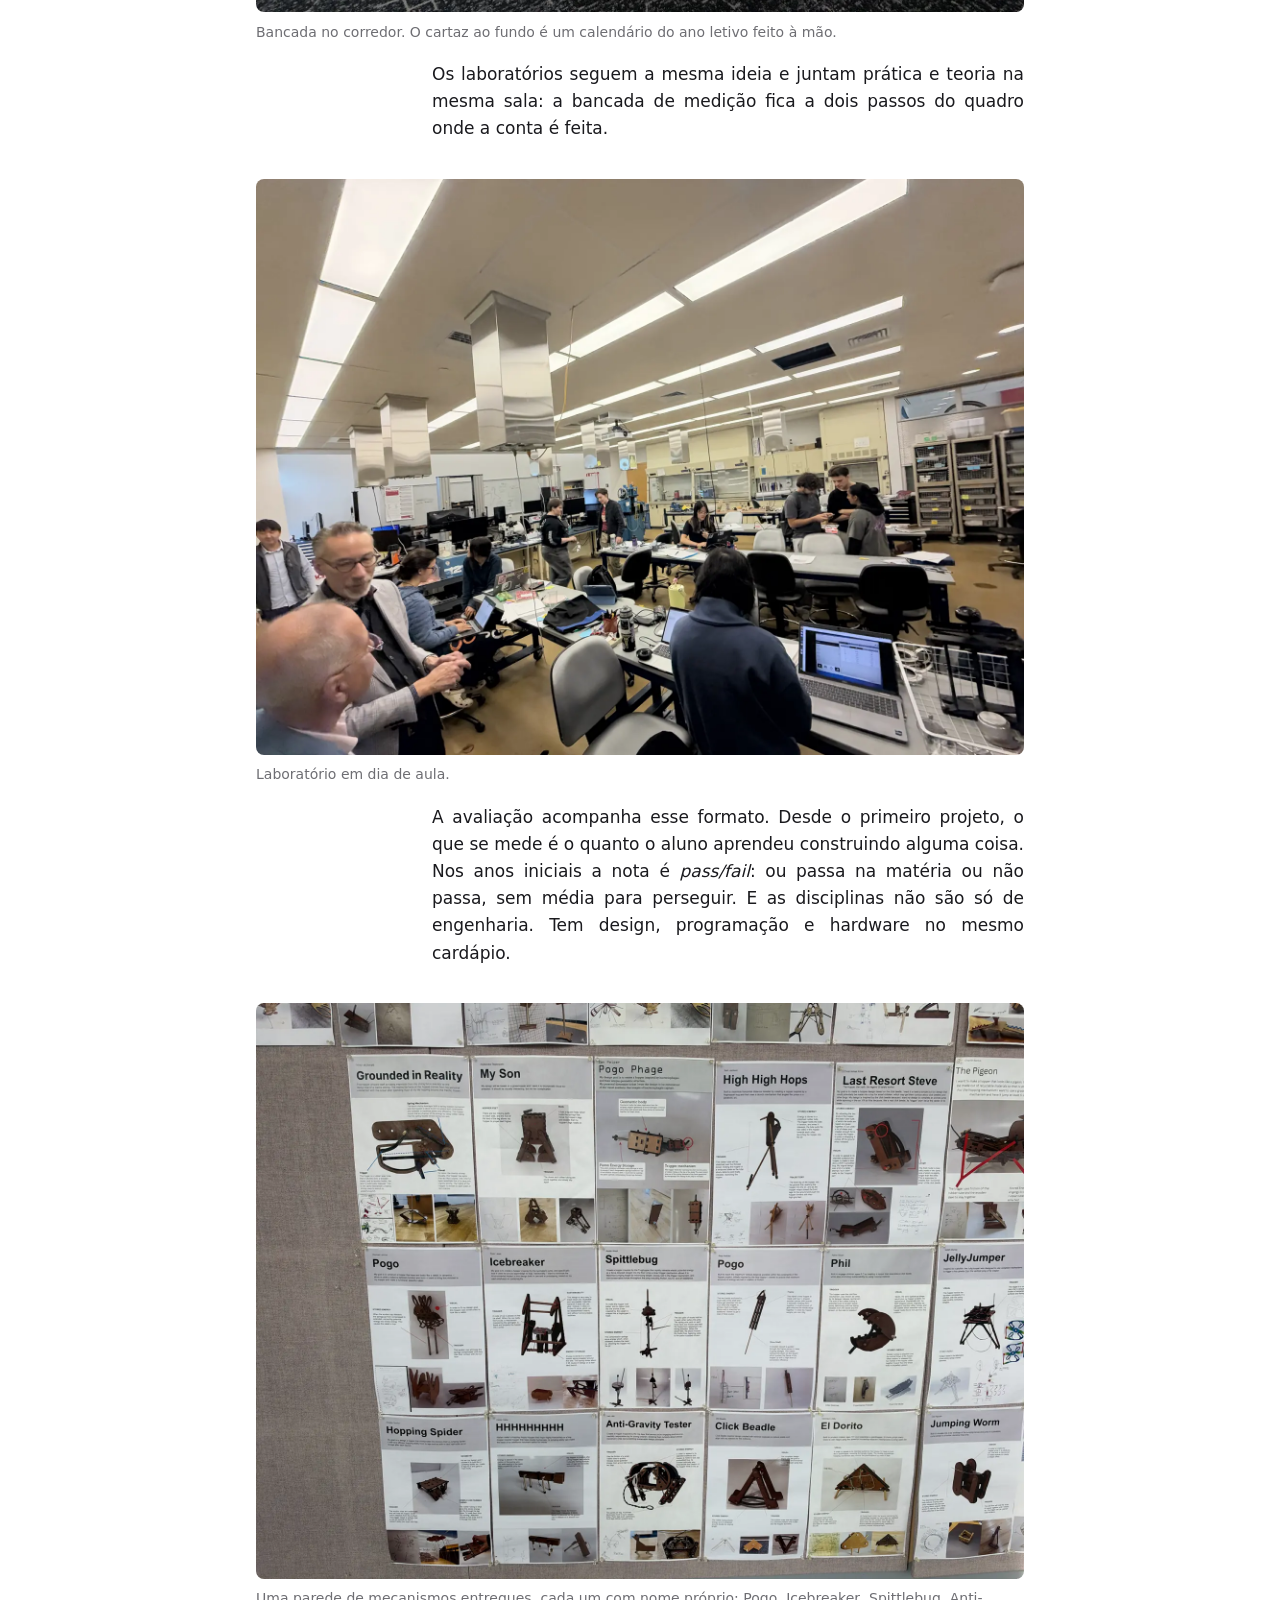
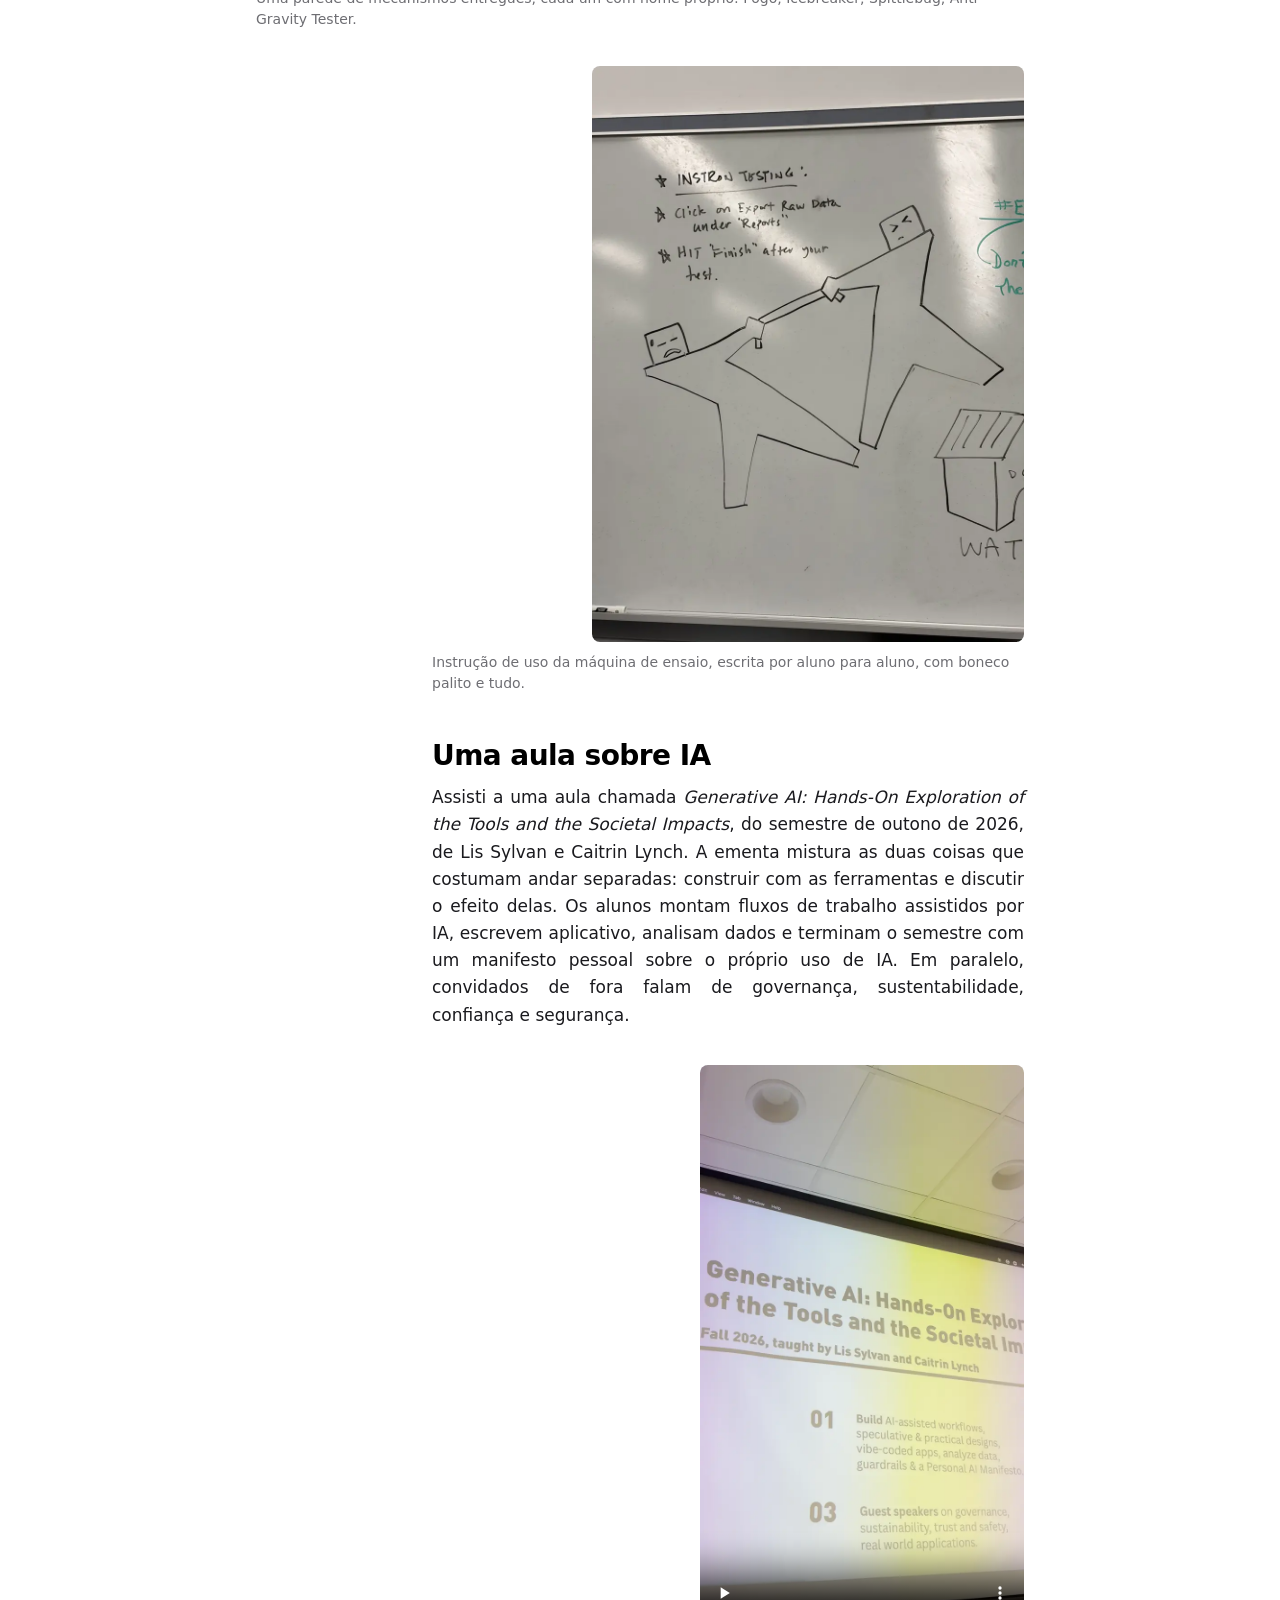
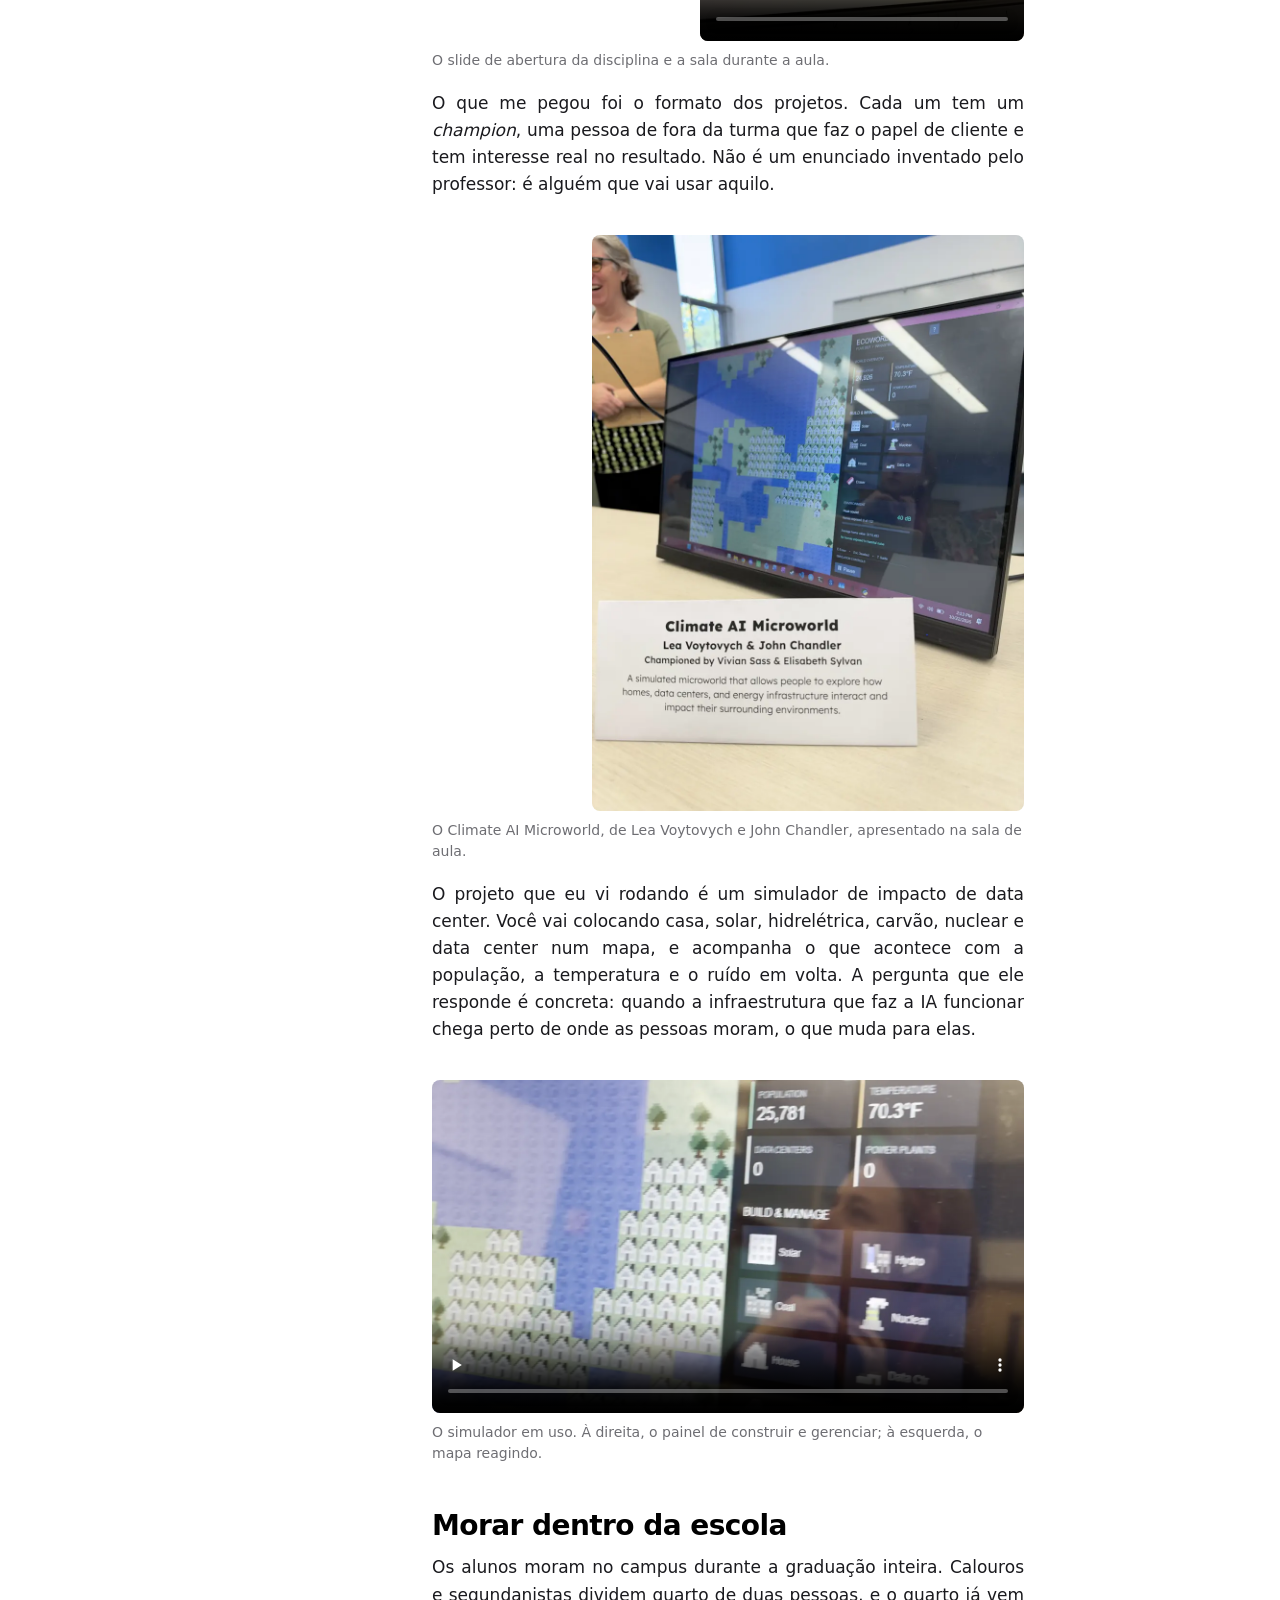
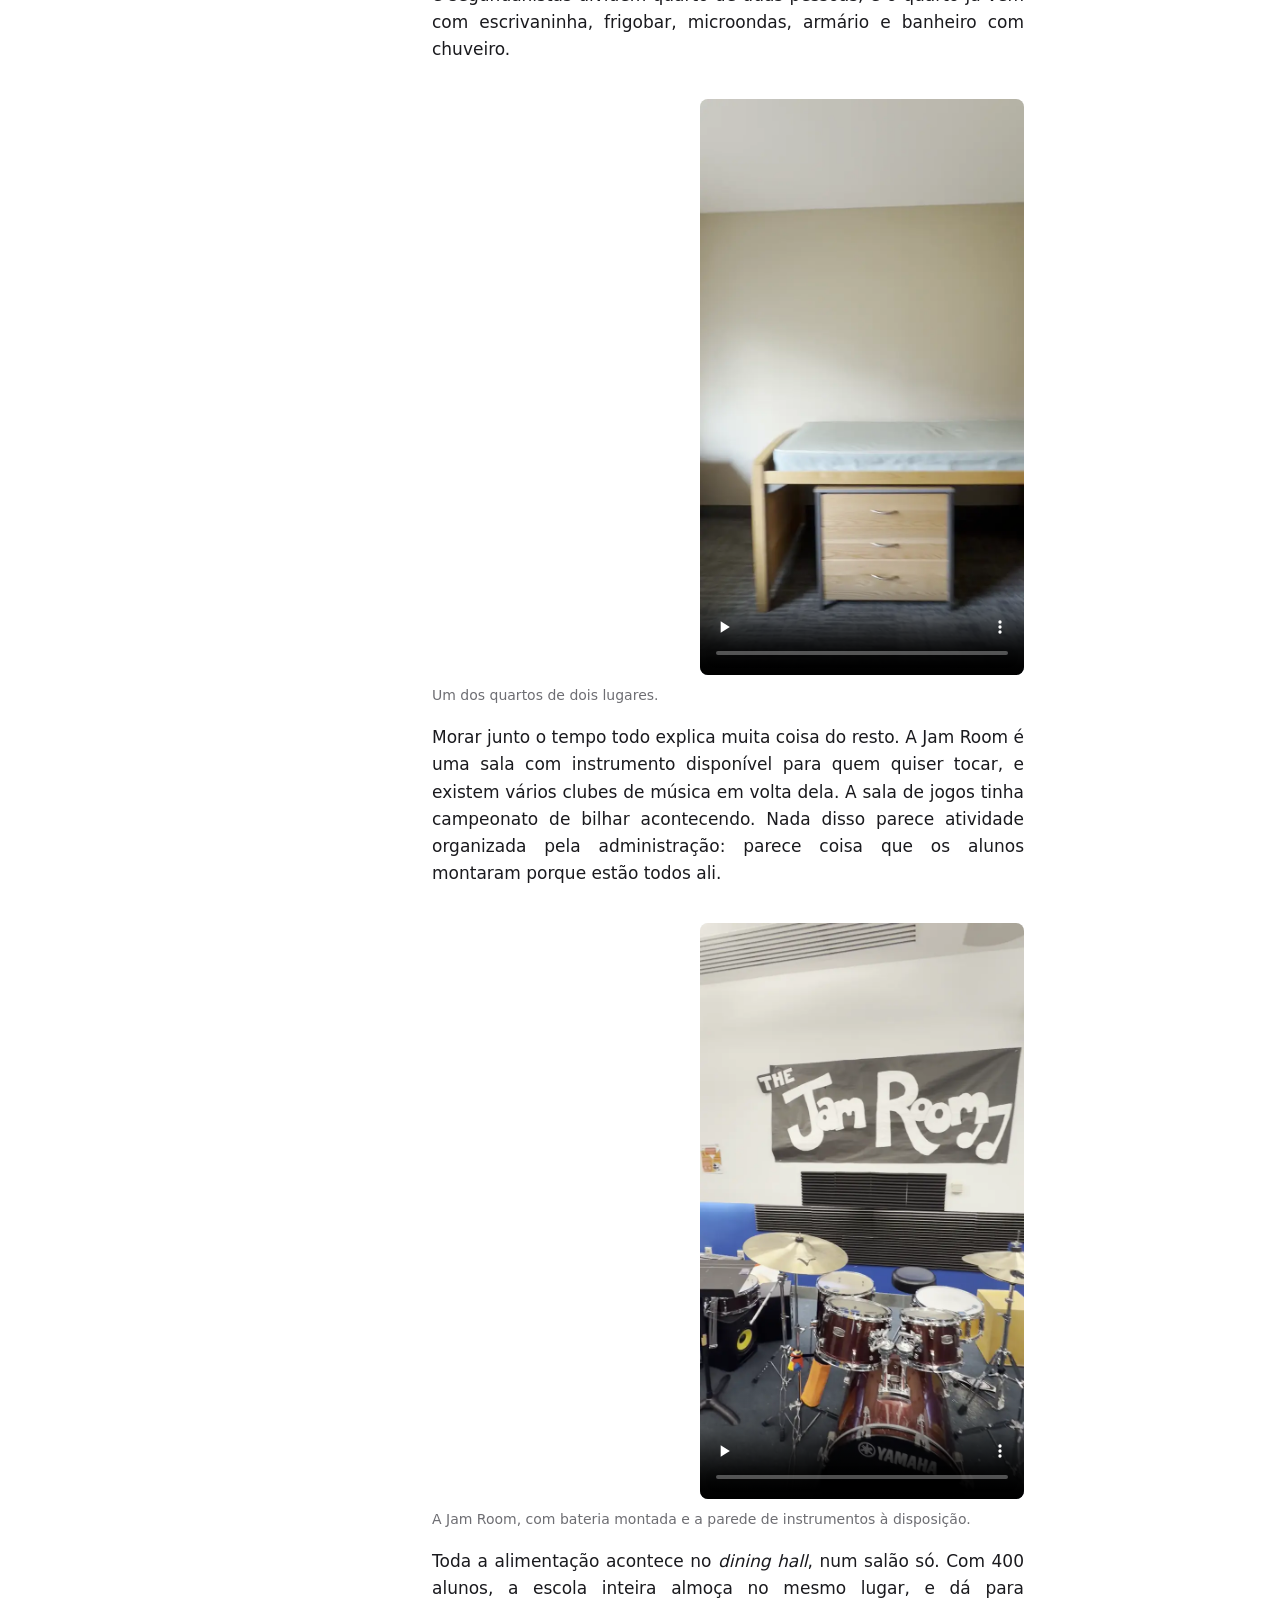
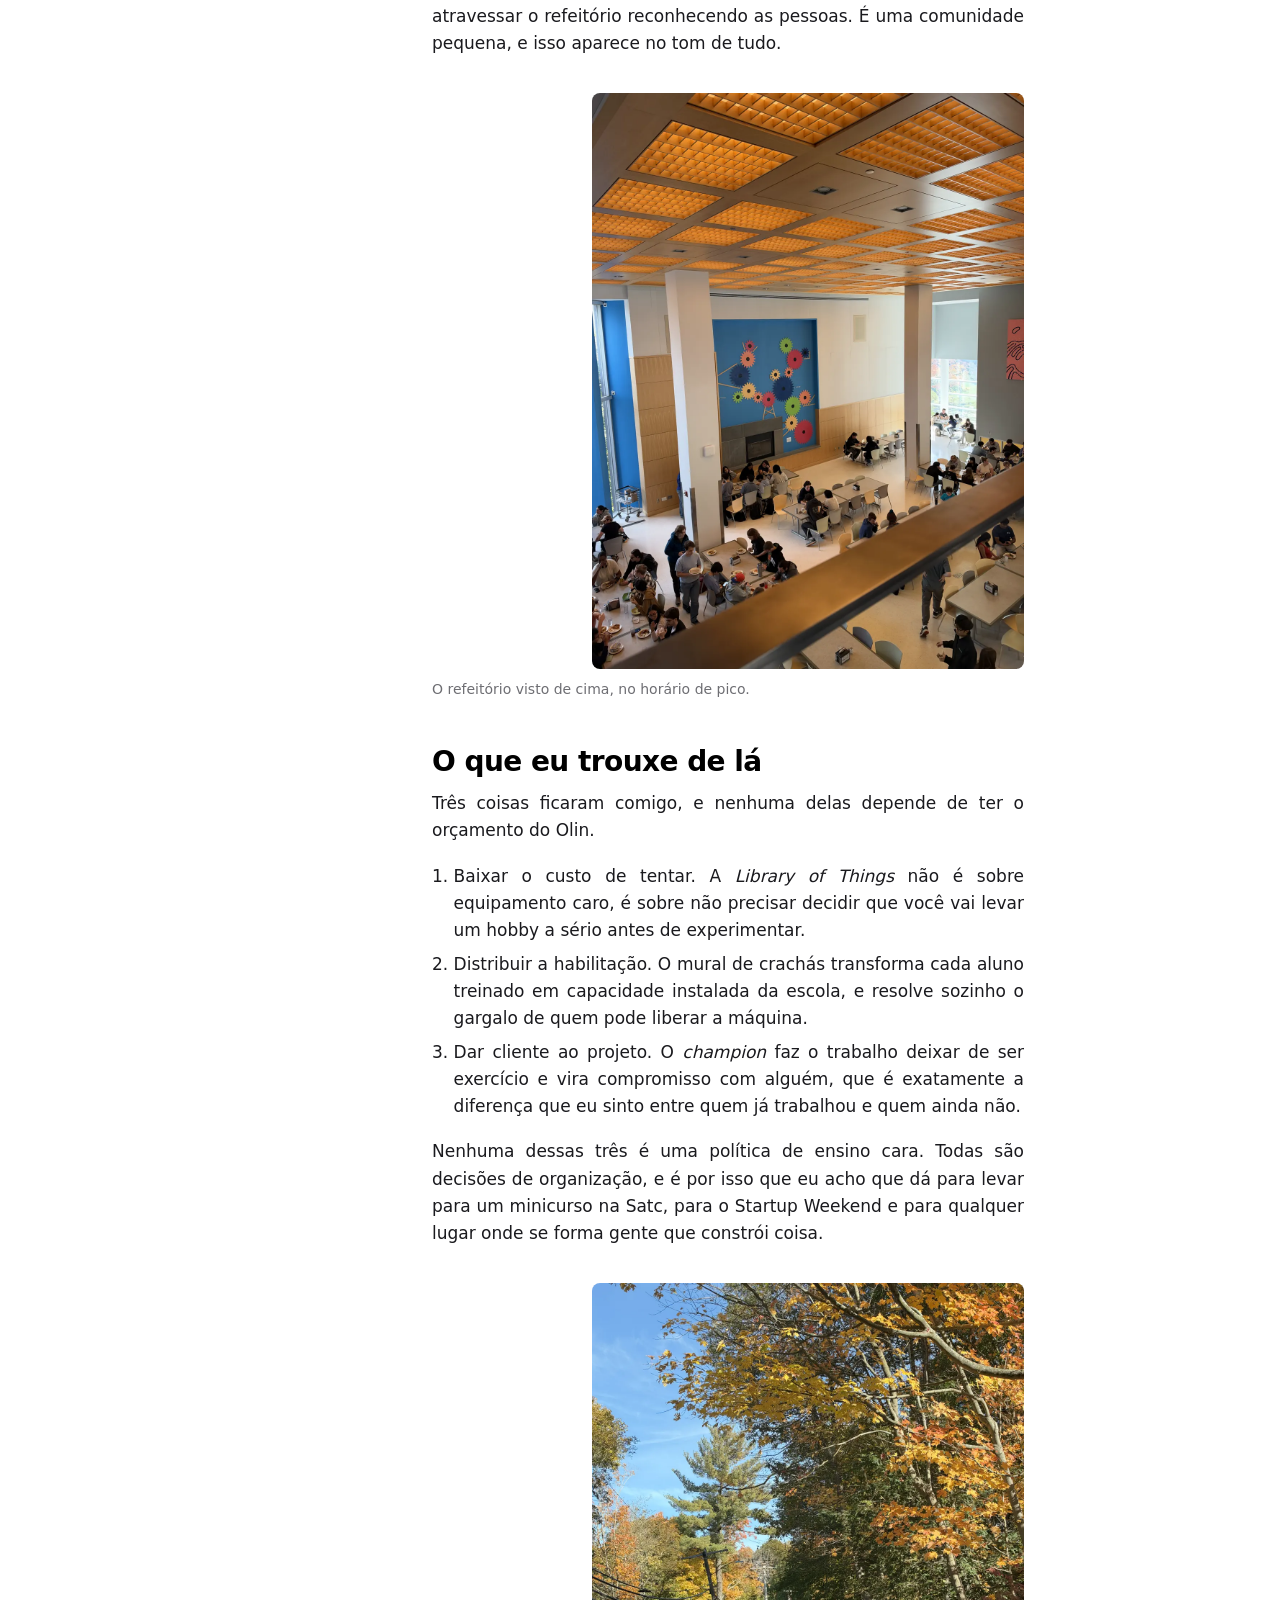
<file: blog/visita-ao-olin-college/index.html>
<!DOCTYPE html>
<html lang="pt-BR">

<head>
  <meta charset="utf-8">
  <meta name="viewport" content="width=device-width, initial-scale=1">

  <title>Uma visita ao Olin College, blog de Gabriel Castelan</title>
  <meta name="description"
    content="Um dia no Olin College of Engineering: biblioteca que empresta binoculo, oficina governada pelos alunos, nota pass/fail nos primeiros anos e uma aula de IA com cliente de verdade.">
  <link rel="canonical" href="https://castelan.dev.br/blog/visita-ao-olin-college/">
  <meta name="author" content="Gabriel Marques Castelan">

  <meta name="color-scheme" content="light dark">
  <meta name="theme-color" content="#ffffff" media="(prefers-color-scheme: light)">
  <meta name="theme-color" content="#000000" media="(prefers-color-scheme: dark)">

  <link rel="icon" href="/favicon.svg" type="image/svg+xml">
  <link rel="apple-touch-icon" href="/apple-touch-icon.png">

  <meta property="og:type" content="article">
  <meta property="og:locale" content="pt_BR">
  <meta property="og:site_name" content="Gabriel Castelan">
  <meta property="og:url" content="https://castelan.dev.br/blog/visita-ao-olin-college/">
  <meta property="og:title" content="Uma visita ao Olin College">
  <meta property="og:description"
    content="Um dia no Olin College of Engineering: biblioteca que empresta binoculo, oficina governada pelos alunos, nota pass/fail nos primeiros anos e uma aula de IA com cliente de verdade.">
  <meta property="og:image" content="https://castelan.dev.br/blog/visita-ao-olin-college/campus.webp">
  <meta property="article:published_time" content="2026-10-27">
  <meta property="article:author" content="Gabriel Marques Castelan">
  <meta name="twitter:card" content="summary">

  <link rel="stylesheet" href="../blog.css">
</head>

<body>
  <a class="skip" href="#materia">Pular para o conteúdo</a>

  <nav class="wrap topbar" aria-label="Trilha de navegação">
    <a href="/">Gabriel Castelan</a>
    <span aria-hidden="true">/</span>
    <a href="/blog/">Blog</a>
  </nav>

  <article class="wrap">

    <header class="post-head">
      <h1 class="post-title">Uma visita ao Olin College</h1>
      <p class="post-sub">Passei um dia numa escola de engenharia de 400 alunos onde a biblioteca empresta binóculo e
        quem libera a fresadora é um colega de turma.</p>

      <div class="byline">
        <img src="/foto@1x.webp" width="200" height="200" decoding="async" alt="">
        <div>
          <p class="byline-who"><a href="/" rel="author">Gabriel Castelan</a></p>
          <p class="byline-when"><time datetime="2026-10-27">27 de outubro de 2026</time> · 7 min de leitura</p>
        </div>
      </div>

      <ul class="tags">
        <li>Educação</li>
        <li>Engenharia</li>
        <li>Comunidade</li>
      </ul>
    </header>

    <div class="post-body" id="materia">

      <p class="justify">No dia 22 de outubro de 2026 eu visitei o Olin College of Engineering, em Needham,
        Massachusetts. O campus faz divisa com o Babson College, uma escola de negócios e administração, e os dois
        ficam a oeste de Boston. Fui porque o Olin aparece em toda conversa sobre ensino de engenharia por projeto, e
        eu queria ver no chão o que isso significa. Saí com a impressão de que o que sustenta o lugar não é a grade
        curricular. É a quantidade de decisão que os alunos tomam sozinhos.</p>

      <figure class="wide">
        <img src="campus.webp" width="1600" height="1200" loading="lazy" decoding="async"
          alt="Caminho de tijolos entre gramados e árvores de outono no campus do Olin College.">
        <figcaption>O campus inteiro cabe numa caminhada curta. Todo mundo mora dentro dele.</figcaption>
      </figure>

      <h2>A biblioteca não precisa ser silenciosa</h2>

      <p class="justify">A primeira parada foi a biblioteca, e ela não se comporta como uma. As mesas são feitas para
        desenhar em cima, com quadro branco e canetão espalhados pelo salão. Os móveis têm rodinha, os estofados
        convidam a sentar torto e um mural de pôsteres anuncia o que a comunidade está fazendo na semana. Quem precisa
        de silêncio entra numa das <em>quiet rooms</em>.</p>

      <aside class="note">A lógica está invertida: o silêncio é a sala reservada, não a regra do prédio.</aside>

      <p class="justify">Isso muda o que a biblioteca é. Em vez de um depósito de livros com regra de silêncio, ela
        vira o lugar onde as pessoas se encontram para resolver coisa junto, e o silêncio vira um serviço que você
        pede quando precisa.</p>

      <figure class="media-tall">
        <video src="biblioteca.mp4" poster="biblioteca-poster.webp" width="720" height="1280" controls preload="none"
          playsinline></video>
        <figcaption>Um giro pelo salão principal: poltrona, mesa alta, carrinho de material e gente circulando. Os
          vídeos desta matéria estão sem áudio.</figcaption>
      </figure>

      <figure class="media-tall">
        <img src="quadro-estudo.webp" width="900" height="1200" loading="lazy" decoding="async"
          alt="Quadro branco móvel coberto de anotações em vermelho sobre a linguagem C, no meio da área de estudo da biblioteca.">
        <figcaption>Um quadro de oficina de linguagem C largado no meio da área de estudo, com a anotação da última
          sessão ainda nele.</figcaption>
      </figure>

      <h2>Uma biblioteca de coisas</h2>

      <p class="justify">Num canto do salão tem uma estante com uma placa escrita <em>Library of Things</em>. Dali sai
        tudo que não é livro. Microfone sem fio, gravador, mala de câmera, binóculo de observar estrela, kit de
        ferramenta, cabo de qualquer tipo e uma pilha de jogo de tabuleiro. Cada item tem etiqueta e prazo, igual a um
        empréstimo normal.</p>

      <figure class="media-tall">
        <img src="library-of-things-placa.webp" width="900" height="1200" loading="lazy" decoding="async"
          alt="Placa branca com os dizeres Library of Things sobre um balcão de madeira na biblioteca.">
        <figcaption>A placa que explica o serviço, no balcão da entrada.</figcaption>
      </figure>

      <figure class="wide">
        <img src="library-of-things.webp" width="1600" height="1200" loading="lazy" decoding="async"
          alt="Prateleiras com maletas de microfone sem fio, bolsas de câmera, telescópio, cabos e caixas de jogos de tabuleiro, todos etiquetados.">
        <figcaption>Duas prateleiras do acervo. No alto, um telescópio e uma bolsa escrita à mão com Space
          Binoculars.</figcaption>
      </figure>

      <p class="justify">O efeito prático é que ninguém precisa comprar equipamento para experimentar uma ideia. O
        aluno que decidiu gravar um podcast na terça pega o microfone emprestado e descobre na quarta se gosta
        daquilo. O custo de tentar cai para perto de zero, e é esse custo que normalmente mata projeto de estudante.</p>

      <p class="justify">A biblioteca também abriga máquina de criação. Costura, serigrafia, estúdio de gravação e
        impressão 3D ficam no mesmo prédio dos livros, num espaço maker compartilhado e aberto.</p>

      <figure class="media-tall">
        <img src="maquina-costura.webp" width="900" height="1200" loading="lazy" decoding="async"
          alt="Máquina de costura industrial sobre uma mesa da biblioteca, com bichos de pelúcia costurados à mão em cima dela.">
        <figcaption>A máquina de costura fica na biblioteca, e o que saiu dela fica em cima dela.</figcaption>
      </figure>

      <h2>A oficina é governada pelos alunos</h2>

      <p class="justify">A oficina principal se chama The Shop. Logo na entrada tem um mural de crachás, um por aluno
        habilitado. Cada cartão traz a foto, o ano de formatura, a lista de máquinas que aquela pessoa pode treinar,
        um campo de <em>ask me about</em> e o horário em que ela está por lá. Quem quer usar a impressora de resina,
        a cortadora a laser ou a máquina de solda procura o nome na parede e fala com a pessoa.</p>

      <figure class="wide">
        <img src="the-shop-crachas.webp" width="1600" height="1200" loading="lazy" decoding="async"
          alt="Parede da entrada da oficina com o letreiro Welcome to The Shop e dezenas de crachás de alunos habilitados a treinar cada máquina.">
        <figcaption>O mural de habilitações na entrada do Shop. Cada cartão diz quais máquinas aquele aluno pode
          ensinar e a que horas ele está lá.</figcaption>
      </figure>

      <p class="justify">Isso é uma estrutura de governança inteira resolvida com papel plastificado. O conhecimento
        de operar máquina circula entre alunos, e não depende de um técnico contratado estar disponível. Um veterano
        treina um calouro, o calouro entra no mural, e dois anos depois ele é quem treina. Foi a coisa mais
        transferível que eu vi no dia.</p>

      <figure class="wide">
        <img src="machine-shop.webp" width="1600" height="1200" loading="lazy" decoding="async"
          alt="Salão da oficina mecânica com fileiras de fresadoras e tornos, piso demarcado com faixa amarela.">
        <figcaption>O salão das fresadoras, com as áreas de circulação demarcadas no chão.</figcaption>
      </figure>

      <h2>A máquina fica ao lado da mesa</h2>

      <p class="justify">O que mais me chamou atenção na arquitetura foi a ausência de separação entre onde se estuda
        e onde se constrói. Os corredores têm bancada de trabalho encostada na janela, com ferramenta e peça em cima,
        no caminho de quem passa. Não existe o ritual de descer até o laboratório.</p>

      <figure class="wide">
        <img src="bancadas.webp" width="1600" height="1200" loading="lazy" decoding="async"
          alt="Corredor envidraçado com bancadas de trabalho, banquetas e peças em construção ao longo das janelas.">
        <figcaption>Bancada no corredor. O cartaz ao fundo é um calendário do ano letivo feito à mão.</figcaption>
      </figure>

      <p class="justify">Os laboratórios seguem a mesma ideia e juntam prática e teoria na mesma sala: a bancada de
        medição fica a dois passos do quadro onde a conta é feita.</p>

      <figure class="wide">
        <img src="laboratorio.webp" width="1600" height="1200" loading="lazy" decoding="async"
          alt="Laboratório amplo com várias bancadas ocupadas por alunos e professores trabalhando em eletrônica.">
        <figcaption>Laboratório em dia de aula.</figcaption>
      </figure>

      <p class="justify">A avaliação acompanha esse formato. Desde o primeiro projeto, o que se mede é o quanto o
        aluno aprendeu construindo alguma coisa. Nos anos iniciais a nota é <em>pass/fail</em>: ou passa na matéria ou
        não passa, sem média para perseguir. E as disciplinas não são só de engenharia. Tem design, programação e
        hardware no mesmo cardápio.</p>

      <figure class="wide">
        <img src="parede-projetos.webp" width="1600" height="1200" loading="lazy" decoding="async"
          alt="Parede coberta de fichas de projetos de alunos, cada uma com foto do mecanismo construído e um nome próprio.">
        <figcaption>Uma parede de mecanismos entregues, cada um com nome próprio: Pogo, Icebreaker, Spittlebug,
          Anti-Gravity Tester.</figcaption>
      </figure>

      <figure class="media-tall">
        <img src="quadro-instron.webp" width="900" height="1200" loading="lazy" decoding="async"
          alt="Quadro branco com instruções passo a passo de como usar a máquina de ensaio Instron, ilustradas com um boneco palito.">
        <figcaption>Instrução de uso da máquina de ensaio, escrita por aluno para aluno, com boneco palito e tudo.
        </figcaption>
      </figure>

      <h2>Uma aula sobre IA</h2>

      <p class="justify">Assisti a uma aula chamada <em>Generative AI: Hands-On Exploration of the Tools and the
          Societal Impacts</em>, do semestre de outono de 2026, de Lis Sylvan e Caitrin Lynch. A ementa mistura as
        duas coisas que costumam andar separadas: construir com as ferramentas e discutir o efeito delas. Os alunos
        montam fluxos de trabalho assistidos por IA, escrevem aplicativo, analisam dados e terminam o semestre com um
        manifesto pessoal sobre o próprio uso de IA. Em paralelo, convidados de fora falam de governança,
        sustentabilidade, confiança e segurança.</p>

      <figure class="media-tall">
        <video src="aula-ia.mp4" poster="aula-ia-poster.webp" width="720" height="1280" controls preload="none"
          playsinline></video>
        <figcaption>O slide de abertura da disciplina e a sala durante a aula.</figcaption>
      </figure>

      <p class="justify">O que me pegou foi o formato dos projetos. Cada um tem um <em>champion</em>, uma pessoa de
        fora da turma que faz o papel de cliente e tem interesse real no resultado. Não é um enunciado inventado pelo
        professor: é alguém que vai usar aquilo.</p>

      <figure class="media-tall">
        <img src="climate-ai-microworld.webp" width="900" height="1200" loading="lazy" decoding="async"
          alt="Monitor exibindo o simulador EcoWorld ao lado de uma placa que descreve o projeto Climate AI Microworld.">
        <figcaption>O Climate AI Microworld, de Lea Voytovych e John Chandler, apresentado na sala de aula.
        </figcaption>
      </figure>

      <p class="justify">O projeto que eu vi rodando é um simulador de impacto de data center. Você vai colocando
        casa, solar, hidrelétrica, carvão, nuclear e data center num mapa, e acompanha o que acontece com a população,
        a temperatura e o ruído em volta. A pergunta que ele responde é concreta: quando a infraestrutura que faz a
        IA funcionar chega perto de onde as pessoas moram, o que muda para elas.</p>

      <figure>
        <video src="simulador.mp4" poster="simulador-poster.webp" width="1280" height="720" controls preload="none"
          playsinline></video>
        <figcaption>O simulador em uso. À direita, o painel de construir e gerenciar; à esquerda, o mapa reagindo.
        </figcaption>
      </figure>

      <h2>Morar dentro da escola</h2>

      <p class="justify">Os alunos moram no campus durante a graduação inteira. Calouros e segundanistas dividem
        quarto de duas pessoas, e o quarto já vem com escrivaninha, frigobar, microondas, armário e banheiro com
        chuveiro.</p>

      <figure class="media-tall">
        <video src="dormitorio.mp4" poster="dormitorio-poster.webp" width="720" height="1280" controls preload="none"
          playsinline></video>
        <figcaption>Um dos quartos de dois lugares.</figcaption>
      </figure>

      <p class="justify">Morar junto o tempo todo explica muita coisa do resto. A Jam Room é uma sala com instrumento
        disponível para quem quiser tocar, e existem vários clubes de música em volta dela. A sala de jogos tinha
        campeonato de bilhar acontecendo. Nada disso parece atividade organizada pela administração: parece coisa que
        os alunos montaram porque estão todos ali.</p>

      <figure class="media-tall">
        <video src="jam-room.mp4" poster="jam-room-poster.webp" width="720" height="1280" controls preload="none"
          playsinline></video>
        <figcaption>A Jam Room, com bateria montada e a parede de instrumentos à disposição.</figcaption>
      </figure>

      <p class="justify">Toda a alimentação acontece no <em>dining hall</em>, num salão só. Com 400 alunos, a escola
        inteira almoça no mesmo lugar, e dá para atravessar o refeitório reconhecendo as pessoas. É uma comunidade
        pequena, e isso aparece no tom de tudo.</p>

      <figure class="media-tall">
        <img src="dining-hall.webp" width="1200" height="1600" loading="lazy" decoding="async"
          alt="Vista do mezanino sobre o refeitório do campus, com mesas compridas ocupadas na hora do almoço.">
        <figcaption>O refeitório visto de cima, no horário de pico.</figcaption>
      </figure>

      <h2>O que eu trouxe de lá</h2>

      <p class="justify">Três coisas ficaram comigo, e nenhuma delas depende de ter o orçamento do Olin.</p>

      <ol class="justify">
        <li>Baixar o custo de tentar. A <em>Library of Things</em> não é sobre equipamento caro, é sobre não precisar
          decidir que você vai levar um hobby a sério antes de experimentar.</li>
        <li>Distribuir a habilitação. O mural de crachás transforma cada aluno treinado em capacidade instalada da
          escola, e resolve sozinho o gargalo de quem pode liberar a máquina.</li>
        <li>Dar cliente ao projeto. O <em>champion</em> faz o trabalho deixar de ser exercício e vira compromisso com
          alguém, que é exatamente a diferença que eu sinto entre quem já trabalhou e quem ainda não.</li>
      </ol>

      <p class="justify">Nenhuma dessas três é uma política de ensino cara. Todas são decisões de organização, e é por
        isso que eu acho que dá para levar para um minicurso na Satc, para o Startup Weekend e para qualquer lugar
        onde se forma gente que constrói coisa.</p>

      <figure class="media-tall">
        <img src="estrada.webp" width="1200" height="1600" loading="lazy" decoding="async"
          alt="Estrada de mão dupla cercada por árvores de outono, vista do banco do carona.">
        <figcaption>A saída, em outubro de 2026.</figcaption>
      </figure>

    </div>

    <footer class="post-foot">
      <div class="byline">
        <img src="/foto@1x.webp" width="200" height="200" loading="lazy" decoding="async" alt="">
        <div>
          <p class="byline-who"><a href="/">Gabriel Castelan</a></p>
          <p class="byline-when">Criciúma, Santa Catarina</p>
        </div>
      </div>
      <p class="about justify">Desenvolvedor e líder técnico. Co-fundador da Synapse, líder técnico na Easy Alert e
        líder da organização do Startup Weekend IA Criciúma 2026.</p>

      <nav class="post-nav" aria-label="Outras matérias">
        <a href="/blog/">Todas as matérias</a>
      </nav>
    </footer>

  </article>

  <footer class="wrap">
    <p>Gabriel Marques Castelan. Criciúma, Santa Catarina, Brasil.</p>
  </footer>

  <script type="application/ld+json">
  {
    "@context": "https://schema.org",
    "@type": "BlogPosting",
    "@id": "https://castelan.dev.br/blog/visita-ao-olin-college/#materia",
    "url": "https://castelan.dev.br/blog/visita-ao-olin-college/",
    "mainEntityOfPage": "https://castelan.dev.br/blog/visita-ao-olin-college/",
    "headline": "Uma visita ao Olin College",
    "alternativeHeadline": "Um dia numa escola de engenharia de 400 alunos onde a oficina é governada pelos próprios estudantes.",
    "description": "Um dia no Olin College of Engineering: biblioteca que empresta binóculo, oficina governada pelos alunos, nota pass/fail nos primeiros anos e uma aula de IA com cliente de verdade.",
    "inLanguage": "pt-BR",
    "datePublished": "2026-10-27",
    "dateModified": "2026-10-27",
    "keywords": ["Educação", "Engenharia", "Comunidade", "Olin College", "Ensino por projeto", "Hands-on learning"],
    "image": "https://castelan.dev.br/blog/visita-ao-olin-college/campus.webp",
    "wordCount": 1351,
    "isPartOf": { "@id": "https://castelan.dev.br/blog/#blog" },
    "about": {
      "@type": "CollegeOrUniversity",
      "name": "Olin College of Engineering",
      "url": "https://www.olin.edu/",
      "address": {
        "@type": "PostalAddress",
        "addressLocality": "Needham",
        "addressRegion": "MA",
        "addressCountry": "US"
      }
    },
    "author": {
      "@type": "Person",
      "@id": "https://castelan.dev.br/#gabriel",
      "name": "Gabriel Castelan",
      "url": "https://castelan.dev.br/"
    },
    "publisher": { "@id": "https://castelan.dev.br/#gabriel" }
  }
  </script>
</body>

</html>
</file>
<file: blog/blog.css>
/* ===========================================================================
   Estilos do blog de castelan.dev.br

   Por que este CSS e um arquivo externo e nao inline como no index.html:
   o blog tem N paginas. Com o CSS inline, cada materia antiga congelaria o
   visual da epoca em que foi escrita e qualquer ajuste exigiria editar todos
   os arquivos. Um arquivo compartilhado custa uma requisicao (cacheada a
   partir da segunda pagina) e mantem o blog inteiro igual pra sempre.

   Continua valendo: zero JavaScript, zero webfont, tema pelo sistema.
   =========================================================================== */

/* ---------- Tokens ----------
   Identicos aos do index.html. Ao mudar uma cor, mude nos dois arquivos e nos
   dois blocos (claro e escuro). Nunca crave um hex nas regras abaixo. */

:root {
  --paper: #fff;
  --surface: #f5f5f7;
  --display: #000;
  --ink: #1a1a1e;
  --muted: #6e6e73;
  --rule: #e3e3e6;
  --accent: #0b5bd3;
  --accent-ink: #fff;
  --sans: system-ui, -apple-system, "Segoe UI", Roboto, "Helvetica Neue", Arial, sans-serif;
  --mono: ui-monospace, SFMono-Regular, Menlo, Consolas, "Liberation Mono", monospace;
  --col: min(48rem, 100% - 3rem);
  --label: 8.5rem;
  --gap: 2.5rem;
}

@media (prefers-color-scheme: dark) {
  :root {
    --paper: #000;
    --surface: #1c1c1e;
    --display: #fff;
    --ink: #f0f0f2;
    --muted: #8e8e93;
    --rule: #2a2a2d;
    --accent: #549bff;
    --accent-ink: #00122e;
  }
}

/* ---------- Base ----------
   Mesmo reset do index.html. */

*,
*::before,
*::after {
  box-sizing: border-box;
}

html {
  -webkit-text-size-adjust: 100%;
}

@media (prefers-reduced-motion: no-preference) {
  html {
    scroll-behavior: smooth;
  }
}

body {
  margin: 0;
  background: var(--paper);
  color: var(--ink);
  font-family: var(--sans);
  font-size: 1.0625rem;
  line-height: 1.6;
  -webkit-font-smoothing: antialiased;
  -moz-osx-font-smoothing: grayscale;
  text-rendering: optimizeLegibility;
}

h1,
h2,
h3 {
  margin: 0;
  font-weight: 600;
  line-height: 1.25;
}

p {
  margin: 0;
}

img {
  display: block;
  max-width: 100%;
  height: auto;
}

a {
  color: var(--accent);
  text-decoration-thickness: 1px;
  text-underline-offset: 0.18em;
}

a:hover {
  text-decoration-thickness: 2px;
}

:focus-visible {
  outline: 2px solid var(--accent);
  outline-offset: 3px;
  border-radius: 2px;
}

.wrap {
  width: var(--col);
  margin-inline: auto;
}

.skip {
  position: absolute;
  left: -9999px;
}

.skip:focus {
  left: 1rem;
  top: 1rem;
  z-index: 2;
  padding: 0.6rem 0.9rem;
  background: var(--surface);
  color: var(--ink);
  border-radius: 6px;
  text-decoration: none;
}

/* Texto corrido fecha na mesma borda direita da regua e das datas. */
.justify {
  text-align: justify;
  -webkit-hyphens: auto;
  hyphens: auto;
}

/* ---------- Trilha de navegacao ----------
   Link na cor da tinta com sublinhado discreto, azul so no hover: o mesmo
   tratamento dos titulos de entrada da home. */

.topbar {
  display: flex;
  flex-wrap: wrap;
  align-items: baseline;
  gap: 0.2rem 0.6rem;
  padding-top: 1.75rem;
  font-size: 0.9375rem;
  color: var(--muted);
}

.topbar a {
  color: var(--ink);
  text-decoration: underline;
  text-decoration-color: var(--rule);
  text-underline-offset: 0.22em;
}

.topbar a:hover {
  color: var(--accent);
  text-decoration-color: var(--accent);
}

.topbar span[aria-hidden] {
  color: var(--rule);
}

/* ---------- Cabecalho de pagina (indice do blog) ---------- */

.page-head {
  padding: clamp(2.5rem, 8vw, 4.25rem) 0 clamp(2rem, 5vw, 2.75rem);
}

.page-title {
  color: var(--display);
  font-size: clamp(2.5rem, 7.5vw, 3.75rem);
  font-weight: 700;
  letter-spacing: -0.035em;
  line-height: 1;
}

.page-lead {
  margin-top: 1.15rem;
  font-size: clamp(1.0625rem, 2.1vw, 1.1875rem);
  line-height: 1.5;
}

/* ---------- Lista de materias ----------
   Reusa o grid da home: rotulo a esquerda, entradas a direita, tudo fechando
   na mesma borda direita. O rotulo aqui e o ano. */

.block {
  display: grid;
  grid-template-columns: var(--label) minmax(0, 1fr);
  gap: var(--gap);
  padding: clamp(2.25rem, 5vw, 3rem) 0;
  border-top: 1px solid var(--rule);
}

.block-label {
  font-size: 1rem;
  font-weight: 600;
  color: var(--muted);
  font-variant-numeric: tabular-nums;
  position: sticky;
  top: 2rem;
}

.entries {
  display: grid;
  gap: 2.4rem;
}

.entry-top {
  display: flex;
  flex-wrap: wrap;
  align-items: baseline;
  justify-content: space-between;
  gap: 0.25rem 1rem;
  margin-bottom: 0.3rem;
}

.entry-top h3 {
  color: var(--display);
  font-size: 1.1875rem;
  letter-spacing: -0.012em;
}

.entry-top h3 a {
  color: inherit;
  text-decoration: underline;
  text-decoration-color: var(--muted);
  text-underline-offset: 0.22em;
}

.entry-top h3 a:hover {
  color: var(--accent);
  text-decoration-color: var(--accent);
}

.when {
  color: var(--muted);
  font-size: 0.9375rem;
  font-variant-numeric: tabular-nums;
  white-space: nowrap;
}

.brief {
  color: var(--muted);
}

/* ---------- Tags ----------
   Nao sao links, por isso nao sao azuis. Se um dia existir pagina por tag,
   troque o <li> por <a> e o estilo de hover entra junto. */

.tags {
  display: flex;
  flex-wrap: wrap;
  gap: 0.4rem 0.45rem;
  margin: 0.7rem 0 0;
  padding: 0;
  list-style: none;
}

.tags li {
  padding: 0.05rem 0.55rem 0.1rem;
  border: 1px solid var(--rule);
  border-radius: 999px;
  color: var(--muted);
  font-size: 0.8125rem;
  line-height: 1.5;
  white-space: nowrap;
}

/* ---------- Cabecalho da materia ---------- */

.post-head {
  padding: clamp(2.25rem, 7vw, 3.75rem) 0 clamp(1.75rem, 4vw, 2.25rem);
}

.post-title {
  color: var(--display);
  font-size: clamp(2.125rem, 5.6vw, 3.125rem);
  font-weight: 700;
  letter-spacing: -0.032em;
  line-height: 1.04;
  text-wrap: balance;
}

.post-sub {
  margin-top: 1.05rem;
  color: var(--muted);
  font-size: clamp(1.125rem, 2.4vw, 1.3125rem);
  line-height: 1.4;
  text-wrap: pretty;
}

.byline {
  display: flex;
  align-items: center;
  gap: 0.8rem;
  margin-top: 1.75rem;
}

.byline img {
  width: 2.5rem;
  height: 2.5rem;
  flex: none;
  border-radius: 50%;
  background: var(--surface);
  object-fit: cover;
}

.byline-who {
  color: var(--display);
  font-weight: 600;
  font-size: 0.9375rem;
}

.byline-who a {
  color: inherit;
  text-decoration: underline;
  text-decoration-color: var(--rule);
  text-underline-offset: 0.22em;
}

.byline-who a:hover {
  color: var(--accent);
  text-decoration-color: var(--accent);
}

.byline-when {
  color: var(--muted);
  font-size: 0.9375rem;
  font-variant-numeric: tabular-nums;
}

/* ---------- Corpo da materia ----------
   Mesmo grid de duas colunas da home. O texto corre na coluna da direita e
   mantem a medida confortavel de cerca de 72 caracteres; a coluna da esquerda
   fica livre pra nota de margem. Imagem com a classe .wide ocupa as duas
   colunas: sangra pra esquerda e continua fechando na direita. */

.post-body {
  display: grid;
  grid-template-columns: var(--label) minmax(0, 1fr);
  gap: 0 var(--gap);
  padding: clamp(1.75rem, 4.5vw, 2.5rem) 0 clamp(2.5rem, 6vw, 3.5rem);
  border-top: 1px solid var(--rule);
}

.post-body > * {
  grid-column: 2;
  margin: 1.15rem 0 0;
}

.post-body > :first-child {
  margin-top: 0;
}

.post-body > h2 {
  margin-top: 2.75rem;
  color: var(--display);
  font-size: clamp(1.4375rem, 3.2vw, 1.75rem);
  letter-spacing: -0.02em;
}

.post-body > h3 {
  margin-top: 2rem;
  color: var(--display);
  font-size: 1.1875rem;
  letter-spacing: -0.012em;
}

.post-body > h2 + p,
.post-body > h3 + p {
  margin-top: 0.7rem;
}

.post-body > ul,
.post-body > ol {
  padding-left: 1.35rem;
}

.post-body li + li {
  margin-top: 0.4rem;
}

/* ---------- Imagens ---------- */

.post-body > figure {
  margin-top: 2.25rem;
}

.post-body > .wide {
  grid-column: 1 / -1;
}

figure img {
  width: 100%;
  border-radius: 8px;
  background: var(--surface);
}

figcaption {
  margin-top: 0.6rem;
  color: var(--muted);
  font-size: 0.875rem;
  line-height: 1.5;
}

figcaption .credit {
  color: var(--rule);
}

/* ---------- Video ----------
   Mesmo tratamento das imagens. O par poster + preload="none" e o que mantem
   a promessa de velocidade do site: nenhum byte de video baixa antes de
   alguem clicar no play, entao uma materia com cinco clipes abre no mesmo
   tempo de uma so de texto. Os controles sao os nativos do navegador, o que
   mantem a pagina em zero JavaScript. */

figure video {
  /* Video nasce inline. Sem display block ele ignora margin auto e nao
     acompanha o alinhamento das imagens. */
  display: block;
  width: 100%;
  max-width: 100%;
  /* Deixa a altura sair da proporcao dos atributos width/height do <video>,
     igual acontece com <img>. Sem isto sobra faixa do fundo em volta do
     poster. */
  height: auto;
  border-radius: 8px;
  background: var(--surface);
}

/* ---------- Midia em pe ----------
   Foto e video verticais ficariam altos demais ocupando a largura inteira da
   coluna. Limitar a altura e empurrar pra direita resolve sem quebrar o
   esquadro: a midia continua fechando na mesma borda direita do texto, da
   regua e das datas. So a borda esquerda fica solta. */

.media-tall img,
.media-tall video {
  max-height: 36rem;
  width: auto;
  margin-left: auto;
}

/* ---------- Citacao ---------- */

.post-body > blockquote {
  margin-top: 2.25rem;
  padding-left: 1.15rem;
  border-left: 2px solid var(--rule);
  color: var(--display);
  font-size: 1.1875rem;
  line-height: 1.5;
}

blockquote p + p {
  margin-top: 0.6rem;
}

blockquote cite {
  display: block;
  margin-top: 0.6rem;
  color: var(--muted);
  font-size: 0.9375rem;
  font-style: normal;
}

/* ---------- Codigo ----------
   Monospace tambem e fonte do sistema: nada baixado. */

code {
  font-family: var(--mono);
  font-size: 0.875em;
  background: var(--surface);
  padding: 0.1em 0.25em;
  border-radius: 4px;
  /* Sem isto a hifenizacao do paragrafo quebra nomes de arquivo no meio. */
  -webkit-hyphens: none;
  hyphens: none;
}

.post-body > pre {
  margin-top: 1.75rem;
  padding: 1rem 1.15rem;
  background: var(--surface);
  border-radius: 8px;
  overflow-x: auto;
  font-size: 0.875rem;
  line-height: 1.55;
}

pre code {
  background: none;
  padding: 0;
  font-size: 1em;
}

/* ---------- Nota de margem ----------
   Vai na coluna vazia da esquerda, encostada no vao, na altura do paragrafo
   que vem depois dela no HTML. */

.post-body > .note {
  grid-column: 1;
  align-self: start;
  margin-top: 1.4rem;
  color: var(--muted);
  font-size: 0.8125rem;
  line-height: 1.45;
  text-align: right;
}

/* ---------- Fecho da materia ---------- */

.post-foot {
  padding: clamp(2rem, 5vw, 2.75rem) 0 clamp(2.5rem, 6vw, 3.5rem);
  border-top: 1px solid var(--rule);
}

.post-foot .byline {
  margin-top: 0;
}

.about {
  margin-top: 0.9rem;
  color: var(--muted);
  font-size: 0.9375rem;
  line-height: 1.5;
}

.post-nav {
  display: flex;
  flex-wrap: wrap;
  justify-content: space-between;
  gap: 0.6rem 1.5rem;
  margin-top: 1.75rem;
  padding-top: 1.5rem;
  border-top: 1px solid var(--rule);
  font-size: 0.9375rem;
}

footer {
  padding-bottom: 3rem;
  color: var(--muted);
  font-size: 0.9375rem;
}

/* ---------- Telas estreitas ----------
   Mesmos dois breakpoints em rem do index.html. */

@media (max-width: 54rem) {
  :root {
    --gap: 1.75rem;
  }

  .block {
    grid-template-columns: 1fr;
    gap: 1.25rem;
  }

  .block-label {
    position: static;
  }

  .post-body {
    grid-template-columns: 1fr;
  }

  .post-body > *,
  .post-body > .wide,
  .post-body > .note {
    grid-column: 1;
  }

  .post-body > .note {
    padding-left: 0.9rem;
    border-left: 2px solid var(--rule);
    text-align: left;
  }

  /* Numa coluna so, video de celular na largura inteira e o enquadramento
     certo: a tela ja e estreita e alta igual ao clipe. */
  .media-tall img,
  .media-tall video {
    max-height: none;
    width: 100%;
  }
}

@media (max-width: 34rem) {
  .post-nav {
    flex-direction: column;
  }
}
</file>
